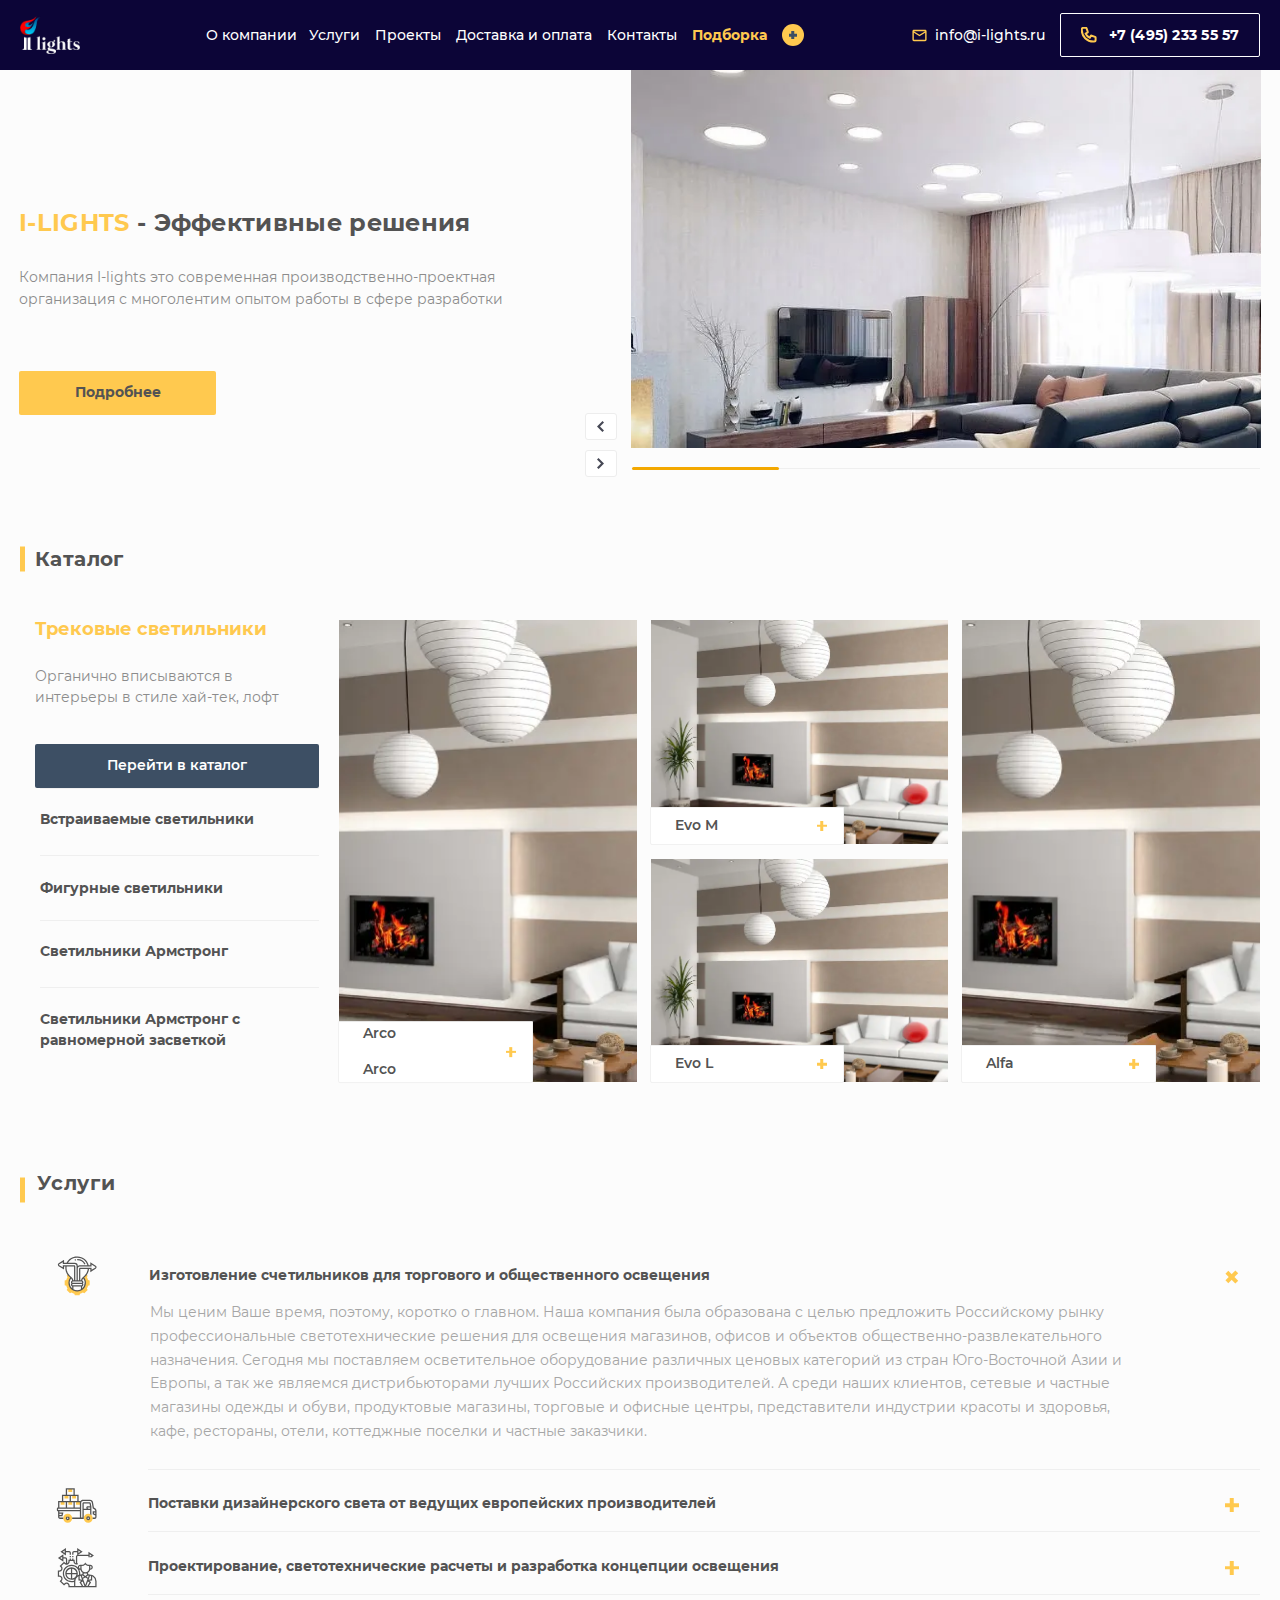
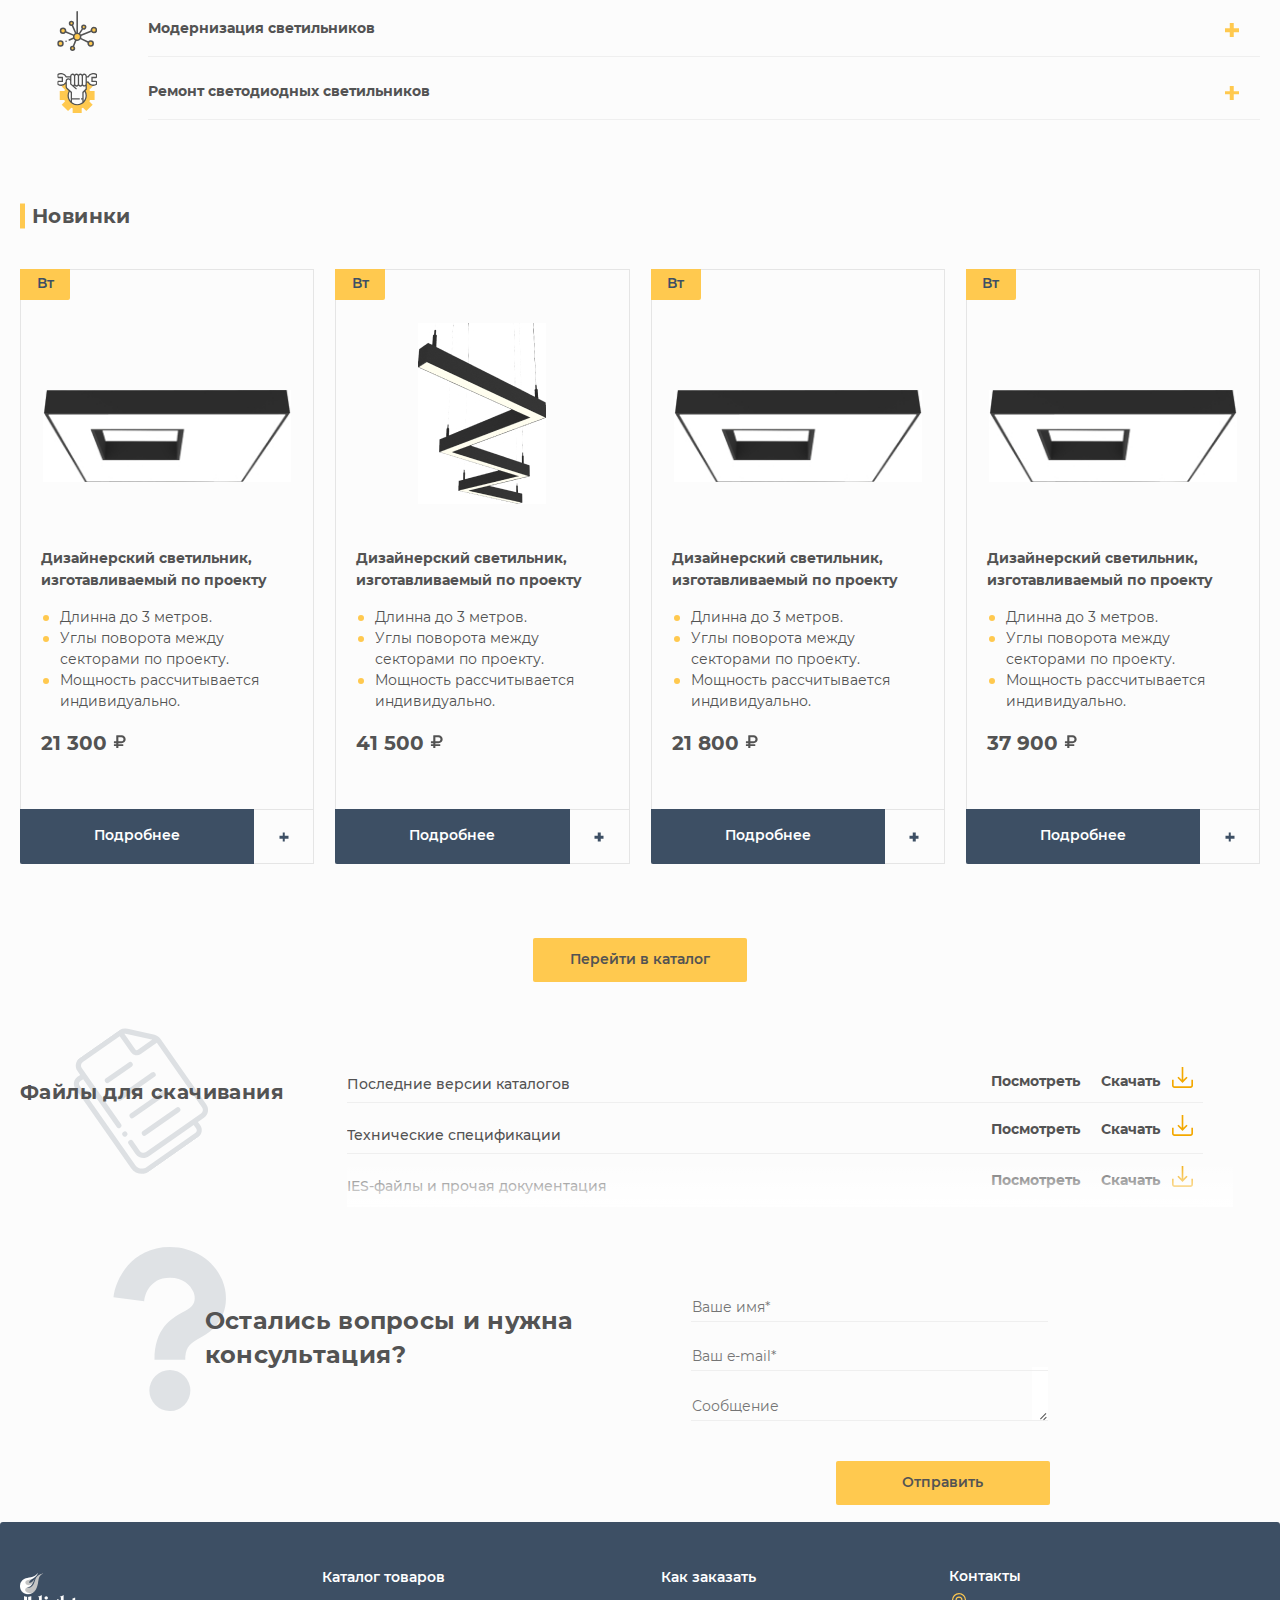
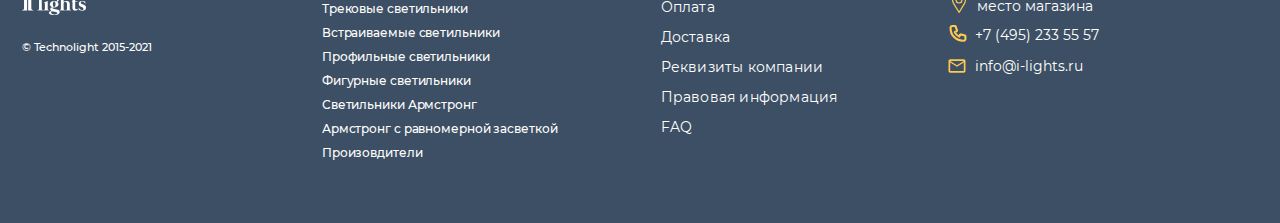
<file: index.html>
<!DOCTYPE html>
<html lang="ru">
<head>
  <meta charset="UTF-8">
  <meta name="viewport" content="width=device-width, initial-scale=1.0">
  <meta name="description" content="I-LIGHTS - Ваш надежный партнер в сфере коммерческого освещения с многолетним опытом. Мы предлагаем профессиональные светотехнические решения для магазинов, офисов и развлекательных объектов. От проектирования до поставки, I-LIGHTS обеспечивает качественное освещение из лучших мировых и Российских брендов, улучшая атмосферу рабочих, торговых и предназначенных для отдыха пространств.">
  <link href="/styles/styles.min.css" rel="stylesheet">
  <title>I-LIGHTS - Эффективные решения</title>
</head>
<body>  
  <header class="header">
    <div class="header__inner container">
      <a class="header__logo" href="#">
        <img class="logo" src="./images/logo.webp" 
          alt="Логотип сайта I-LIGHTS - Эффективные решения" width="75" 
            height="48">
      </a>
      <nav class="header__menu">
        <ul class="header__menu-list">
          <li class="header__menu-item">
            <a class="header__menu-link header__menu-link" 
              href="about-company.html">О&nbsp;компании</a>
          </li>
          <li class="header__menu-item">
            <a class="header__menu-link" href="#">Услуги</a>
          </li>
          <li class="header__menu-item">
            <a class="header__menu-link" href="#">Проекты</a>
          </li>
          <li class="header__menu-item">
            <a class="header__menu-link" href="#">Доставка и оплата</a>
          </li>
          <li class="header__menu-item">
            <a class="header__menu-link" href="#">Контакты</a>
          </li>
          <li class="header__menu-item link-icon">
            <a class="header__menu-link header__menu-link--big
              link-icon__inner" href="cart.html">
              <span class="link-icon__inner-label 
                link-icon__inner-label--light-yellow">
                Подборка
              </span>
              <span class="link-icon__inner-icon 
                link-icon__inner-icon--hover-bg cross-button">
                <span class="cross-icon cross-icon--very-little"></span>
              </span>
            </a>
          </li>
        </ul>  
      </nav>
      <address class="header__contacts">
        <ul class="header__contacts-list">
          <li class="header__contacts-item">
            <a class="header__email link-icon" 
              href="mailto:info@i-lights.ru">
              <div class="header__email-inner link-icon__inner">
                <svg class="link-icon__inner-icon" width="15" height="13" 
                  xmlns="http://www.w3.org/2000/svg">
                  <path fill-rule="evenodd" clip-rule="evenodd" d="M14.58 2.25c0-.78-.63-1.42-1.41-1.42H1.83C1.05.83.42 1.47.42 2.25v8.5c0 .78.63 1.42 1.41 1.42h11.34c.78 0 1.41-.64 1.41-1.42v-8.5Zm-1.41 0L7.5 5.79 1.83 2.25h11.34Zm0 8.5H1.83V3.67L7.5 7.2l5.67-3.54v7.08Z"/>                
                </svg>            
                <span class="link-icon__inner-label">info@i-lights.ru</span>   
              </div>
            </a>
          </li>
          <li class="header__contacts-item">
            <a class="header__tel link-icon button button--dark-blue
             button--little" href="tel:+74952335557">
              <div class="header__tel-inner link-icon__inner">
                <svg class="link-icon__inner-icon 
                  link-icon__inner-icon--stroke" width="16" height="16" 
                    xmlns="http://www.w3.org/2000/svg">
                    <g clip-path="url(#a)"><path d="M.8 2.33A1.53 1.53 0 0 1 2.33.8h2.52a.77.77 0 0 1 .72.52l1.15 3.45a.77.77 0 0 1-.38.93l-1.73.86a8.47 8.47 0 0 0 4.23 4.23l.86-1.73a.77.77 0 0 1 .93-.38l3.45 1.15a.77.77 0 0 1 .52.72v2.52a1.53 1.53 0 0 1-1.53 1.53h-.77A11.5 11.5 0 0 1 .8 3.1v-.77Z" stroke-width="2" stroke-linecap="round" stroke-linejoin="round"/></g><defs><clipPath id="a"><path d="M0 0h16v16H0z"/></clipPath></defs>
                </svg>
                <span class="link-icon__inner-label">
                  +7 (495) 233 55 57
                </span>
              </div>
            </a>
          </li>
        </ul>
      </address>
      <button class="header__burger-button burger-button reset-button 
        visible-tablet" type="button" onclick="mobileOverlay.showModal()">
        <span class="visually-hidden">Открыть навигационное меню</span>
      </button>
    </div>
  </header>
  <main class="content">
    <section class="slider">
      <div class="slider__inner container container--outline-mb">
        <div class="slider__list scrollbar">
          <div class="slider__item">
            <div class="slider__slide slider__slide--current-slide">
              <div class="slider__slide-content">
                <h1 class="slider__slide-heading">
                  <span class="slider__slide-heading-text 
                  slider__slide-heading-text--light-orange">
                    I-LIGHTS
                  </span>
                  <span class="slider__slide-heading-text"> 
                    - Эффективные решения
                </span>
                </h1>
                <div class="slider__slide-description fade">
                  <div class="slider__slide-description-inner scrollbar ">
                    <p>
                      Компания I-lights это современная 
                      производственно-проектная организация с многолентим опытом 
                      работы в сфере разработки 
                    </p>
                  </div>
                </div>
                <a class="slider__slide-link button button--light-orange
                  button--very-little" href="#">
                  Подробнее
                </a>
              </div>
              <figure class="slider__slide-media">
                <img class="slider__slide-image" 
                src="./images/slider/1.webp" alt="Комната с освещением от 
                компании I-lights" width="969" height="448">
              </figure>
            </div>
          </div>
          <div class="slider__item">
            <div class="slider__slide">
              <div class="slider__slide-content">
                <h2 class="slider__slide-heading h1">
                  <span class="slider__slide-heading--light-orange">
                    I-LIGHTS
                  </span> 
                  - Эффективные решения
                </h2>
                <div class="slider__slide-description fade">
                  <div class="slider__slide-description-inner scrollbar ">
                    <p>
                      Lorem ipsum dolor sit amet consectetur adipisicing elit. Consectetur deleniti fugiat blanditiis pariatur sint? Repellat velit aspernatur, nesciunt accusamus laboriosam recusandae, magnam suscipit inventore eaque iure facilis ut harum quod.
                    </p>
                    <p>
                      Компания I-lights это современная 
                      производственно-проектная организация с многолентим опытом 
                      работы в сфере разработки 
                    </p>
                    <p>
                      Компания I-lights это современная 
                      производственно-проектная организация с многолентим опытом 
                      работы в сфере разработки 
                    </p>
                    <p>
                      Компания I-lights это современная 
                      производственно-проектная организация с многолентим опытом 
                      работы в сфере разработки 
                    </p>
                    <p>
                      Компания I-lights это современная 
                      производственно-проектная организация с многолентим опытом 
                      работы в сфере разработки 
                    </p>
                  </div>
                </div>
                <a class="slider__slide-link button button--light-orange
                  button--very-little" href="#">
                  Подробнее
                </a>
              </div>
              <div class="slider__slide-media">
                <img class="slider__slide-image" 
                src="./images/slider/1.webp" alt="Комната с освещением от 
                компании I-lights" width="969" height="448" loading="lazy">
              </div>
            </div>
          </div>
          <div class="slider__item">
            <div class="slider__slide">
              <div class="slider__slide-content">
                <h2 class="slider__slide-heading h1">
                  <span class="slider__slide-heading--light-orange">
                    I-LIGHTS
                  </span> 
                  - Эффективные решения
                </h2>
                <div class="slider__slide-description fade">
                  <div class="slider__slide-description-inner scrollbar">
                    <p>
                      Компания I-lights это современная 
                      производственно-проектная организация с многолентим опытом 
                      работы в сфере разработки 
                    </p>
                    <p>
                      Компания I-lights это современная 
                      производственно-проектная организация с многолентим опытом 
                      работы в сфере разработки 
                    </p>
                    <p>
                      Компания I-lights это современная 
                      производственно-проектная организация с многолентим опытом 
                      работы в сфере разработки 
                    </p>
                    <p>
                      Компания I-lights это современная 
                      производственно-проектная организация с многолентим опытом 
                      работы в сфере разработки 
                    </p>
                    <p>
                      Компания I-lights это современная 
                      производственно-проектная организация с многолентим опытом 
                      работы в сфере разработки 
                    </p>
                  </div>
                </div>
                <a class="slider__slide-link button button--light-orange
                  button--very-little" href="#">
                  Подробнее
                </a>
              </div>
              <div class="slider__slide-media">
                <img class="slider__slide-image" 
                src="./images/slider/1.webp" alt="Комната с освещением от 
                компании I-lights" width="969" height="448" loading="lazy">
              </div>
            </div>
          </div>
          <div class="slider__item">
            <div class="slider__slide">
              <div class="slider__slide-content">
                <h2 class="slider__slide-heading h1">
                  <span class="slider__slide-heading--light-orange">
                    I-LIGHTS
                  </span> 
                  - Эффективные решения
                </h2>
                <div class="slider__slide-description fade">
                  <div class="slider__slide-description-inner scrollbar">
                    <p>
                      Компания I-lights это современная 
                      производственно-проектная организация с многолентим опытом 
                      работы в сфере разработки 
                    </p>
                    <p>
                      Компания I-lights это современная 
                      производственно-проектная организация с многолентим опытом 
                      работы в сфере разработки 
                    </p>
                    <p>
                      Компания I-lights это современная 
                      производственно-проектная организация с многолентим опытом 
                      работы в сфере разработки 
                    </p>
                    <p>
                      Компания I-lights это современная 
                      производственно-проектная организация с многолентим опытом 
                      работы в сфере разработки 
                    </p>
                    <p>
                      Компания I-lights это современная 
                      производственно-проектная организация с многолентим опытом 
                      работы в сфере разработки 
                    </p>
                  </div>
                </div>
                <a class="slider__slide-link button button--light-orange
                  button--very-little" href="#">
                  Подробнее
                </a>
              </div>
              <div class="slider__slide-media">
                <img class="slider__slide-image" 
                src="./images/slider/1.webp" alt="Комната с освещением от 
                компании I-lights" width="969" height="448" loading="lazy">
              </div>
            </div>
          </div>
        </div>
        <div class="slider__actions hidden-mobile">
          <button class="slider__button pagination-button shadow
          pagination-button--elongated reset-button" type="button">
            <span class="visually-hidden">Предыдущий слайд</span>
            <svg class="slider__button-icon pagination-button__icon" 
              width="7" height="11" fill="none" 
              xmlns="http://www.w3.org/2000/svg">
              <path fill-rule="evenodd" clip-rule="evenodd" d="M0 5.5 5.5 0 7 1.5l-4 4 4 4L5.4 11 0 5.5Z" fill="#fff"/>
            </svg>
          </button>
          <button class="slider__button pagination-button shadow
            pagination-button--elongated reset-button" type="button">
            <span class="visually-hidden">Следующий слайд</span>
            <svg class="slider__button-icon pagination-button__icon
            pagination-button__icon--to-right" 
              width="7" height="11" fill="none" 
              xmlns="http://www.w3.org/2000/svg">
              <path fill-rule="evenodd" clip-rule="evenodd" d="M0 5.5 5.5 0 7 1.5l-4 4 4 4L5.4 11 0 5.5Z" fill="#fff"/>
            </svg>
          </button>
        </div>
        <div class="slider__pagination hidden-mobile">
          <ul class="slider__pagination-list">
            <li class="slider__pagination-item">
              <button class="slider__pagination-button 
                slider__pagination-button--current-slide reset-button" 
                  type="button">
                <span class="visually-hidden">Первый слайд</span>
              </button>
            </li>
            <li class="slider__pagination-item">
              <button class="slider__pagination-button reset-button" 
                type="button">
                <span class="visually-hidden">Второй слайд</span>
              </button>
            </li>
            <li class="slider__pagination-item">
              <button class="slider__pagination-button reset-button" 
                type="button">
                <span class="visually-hidden">Третий слайд</span>
              </button>
            </li>
            <li class="slider__pagination-item">
              <button class="slider__pagination-button reset-button"
                type="button">
                <span class="visually-hidden">Четвёртый слайд</span>
              </button>
            </li>
          </ul>
        </div>
      </div>
    </section>
    <section class="section container catalog-inner">
      <header class="section__header catalog-inner__header">
        <h2 class="section__header-title section__header-title--little-lh 
          section__header-title--orange">
          Каталог
        </h2>
      </header>
      <div class="section__body section__body--with-margin">
        <div class="tabs-details">
            <div class="tabs-details__navigation">
              <ul class="tabs-details__navigation-list">
                <li class="tabs-details__navigation-item">
                  <details class="tabs-details__accordion hidden-tablet-s" open>
                     <summary class="tabs-details__accordion-header">
                        Трековые светильники 
                     </summary> 
                     <div class="tabs-details__accordion-body">
                      <div class="tabs-details__accordion-description">
                        <p>
                          Органично вписываются в интерьеры в стиле хай-тек,
                          лофт
                        </p> 
                      </div>
                    </div>
                    <a class="tabs-details__accordion-link button" href="#">
                      Перейти в каталог
                    </a>
                  </details>
                  <a class="tabs-details__navigation-link visible-tablet-s" 
                    href="#">
                    Трековые светильники
                  </a>
                </li>
                <li class="tabs-details__navigation-item">
                  <details class="tabs-details__accordion hidden-tablet-s">
                     <summary class="tabs-details__accordion-header">
                      Встраиваемые светильники
                     </summary> 
                     <div class="tabs-details__accordion-body">
                      <div class="tabs-details__accordion-description">
                        <p>
                          Органично вписываются в интерьеры в стиле хай-тек,
                          лофт
                        </p>
                        <p>
                          Органично вписываются в интерьеры в стиле хай-тек,
                          лофт
                        </p>  
                      </div>
                    </div>
                    <a class="tabs-details__accordion-link button" 
                      href="#">
                      Перейти в каталог
                    </a>
                  </details>
                  <a class="tabs-details__navigation-link visible-tablet-s" 
                    href="#">
                    Встраиваемые светильники
                  </a>
                </li>
                <li class="tabs-details__navigation-item">
                  <details class="tabs-details__accordion hidden-tablet-s">
                     <summary class="tabs-details__accordion-header">
                      Фигурные светильники
                     </summary> 
                     <div class="tabs-details__accordion-body">
                      <div class="tabs-details__accordion-description">
                        <p>
                          Органично вписываются в интерьеры в стиле хай-тек,
                          лофт
                        </p> 
                      </div>
                    </div>
                    <a class="tabs-details__accordion-link button" 
                      href="#">
                      Перейти в каталог
                    </a>
                  </details>
                  <a class="tabs-details__navigation-link visible-tablet-s" 
                    href="#">
                    Фигурные светильники
                  </a>
                </li>
                <li class="tabs-details__navigation-item">
                  <details class="tabs-details__accordion hidden-tablet-s">
                     <summary class="tabs-details__accordion-header">
                      Светильники Армстронг
                     </summary> 
                     <div class="tabs-details__accordion-body">
                      <div class="tabs-details__accordion-description">
                        <p>
                          Органично вписываются в интерьеры в стиле хай-тек,
                          лофт
                        </p> 
                      </div>
                    </div>
                    <a class="tabs-details__accordion-link button" 
                      href="#">
                      Перейти в каталог
                    </a>
                  </details>
                  <a class="tabs-details__navigation-link visible-tablet-s" 
                    href="#">
                    Светильники Армстронг
                  </a>
                </li>
                <li class="tabs-details__navigation-item">
                  <details class="tabs-details__accordion hidden-tablet-s">
                     <summary class="tabs-details__accordion-header">
                      Светильники Армстронг с равномерной засветкой
                     </summary> 
                     <div class="tabs-details__accordion-body">
                      <div class="tabs-details__accordion-description">
                        <p>
                          Органично вписываются в интерьеры в стиле хай-тек,
                          лофт
                        </p> 
                      </div>
                    </div>
                    <a class="tabs-details__accordion-link button" 
                      href="#">
                      Перейти в каталог
                    </a>
                  </details>
                  <a class="tabs-details__navigation-link visible-tablet-s" 
                    href="#">
                    Светильники Армстронг с равномерной засветкой
                  </a>
                </li>
              </ul>
            </div>
          
          <div class="tabs-details__content hidden-tablet-s">
            <ul class="tabs-details__content-list 
              tabs-details__content-list--current-list">
              <li class="tabs-details__content-item">
                <img class="tabs-details__content-image" 
                  src="./images/tabs/lamp.webp" alt="Светильник Arco" 
                    width="306" height="462" loading="lazy">
                <a class="tabs-details__content-link shadow" href="#">
                  <div class="tabs-details__content-link-inner">
                    <div class="tabs-details__content-link-description">
                      <p>
                        Arco
                      </p>
                      <p>
                        Arco
                      </p>
                    </div>
                    <p class="tabs-details__content-link-icon cross-icon
                      cross-icon--little">
                    </p>
                  </div>
                </a>
              </li>
              <li class="tabs-details__content-item">
                <img class="tabs-details__content-image" 
                  src="./images/tabs/lamp.webp" alt="Светильник Evo M" 
                    width="306" height="220" loading="lazy">
                  <a class="tabs-details__content-link shadow" href="#">
                    <div class="tabs-details__content-link-inner">
                      <div class="tabs-details__content-link-description">
                        <p>
                          Evo M
                        </p>
                      </div>
                      <p class="tabs-details__content-link-icon cross-icon
                        cross-icon--little">
                      </p>
                    </div>
                  </a>
              </li>
              <li class="tabs-details__content-item">
                <img class="tabs-details__content-image" 
                  src="./images/tabs/lamp.webp" alt="Светильник Evo L" 
                    width="306" height="220" loading="lazy">
                  <a class="tabs-details__content-link shadow" href="#">
                    <div class="tabs-details__content-link-inner">
                      <div class="tabs-details__content-link-description">
                        <p>
                          Evo L
                        </p>
                      </div>
                      <p class="tabs-details__content-link-icon cross-icon
                       cross-icon--little">
                      </p>
                    </div>
                  </a>
              </li>
              <li class="tabs-details__content-item">
                <img class="tabs-details__content-image" 
                  src="./images/tabs/lamp.webp" alt="Светильник Alfa" 
                    width="306" height="462" loading="lazy">
                  <a class="tabs-details__content-link shadow" href="#">
                    <div class="tabs-details__content-link-inner">
                      <div class="tabs-details__content-link-description">
                        <p>
                          Alfa
                        </p>
                      </div>
                      <p class="tabs-details__content-link-icon cross-icon
                        cross-icon--little">
                      </p>
                    </div>
                  </a>
              </li>
            </ul>
          </div>
        </div>
      </div>
    </section>
    <section class="section container services">
      <header class="section__header services__header">
        <h2 class="section__header-title section__header-title--little-lh 
         section__header-title--orange services__header-title">
          Услуги
        </h2>
      </header>
      <div class="section__body">
        <ul class="services__list">
          <li class="services__item">
            <h3 class="services__title visible-tablet-s">
              Изготовление счетильников для торгового и общественного
              освещения
            </h3>
            <details class="services__accordion hidden-tablet-s" open>
              <summary class="services__accordion-header">
                <h3 class="services__accordion-title">
                  Изготовление счетильников для торгового и общественного
                  освещения
                </h3>
                <span class="services__accordion-indicator cross-icon 
                  cross-icon--big hidden-tablet-s"></span>
              </summary>
              <div class="services__accordion-body">
                <div class="services__accordion-description">
                  <p>
                    Мы ценим Ваше время, поэтому, коротко о главном. Наша 
                    компания была образована с целью предложить Российскому 
                    рынку профессиональные светотехнические решения для 
                    освещения магазинов, офисов и объектов 
                    общественно-развлекательного назначения. Сегодня мы 
                    поставляем осветительное оборудование различных ценовых 
                    категорий из стран Юго-Восточной Азии и Европы, а так же 
                    являемся дистрибьюторами лучших Российских производителей. А 
                    среди наших клиентов, сетевые и частные магазины одежды и 
                    обуви, продуктовые магазины, торговые и офисные центры, 
                    представители индустрии красоты и здоровья, кафе, рестораны,
                    отели, коттеджные поселки и частные заказчики.
                  </p>
                </div>
              </div>
            </details>
          </li>
          <li class="services__item">
            <h3 class="services__title visible-tablet-s">
              Поставки дизайнерского света от ведущих европейских
              производителей
            </h3>
            <details class="services__accordion hidden-tablet-s">
              <summary class="services__accordion-header">
                <h3 class="services__accordion-title">
                  Поставки дизайнерского света от ведущих европейских
                  производителей
                </h3>
                <span class="services__accordion-indicator cross-icon 
                  cross-icon--big hidden-tablet-s"></span>
              </summary>
              <div class="services__accordion-body">
                <div class="services__accordion-description">
                  <p>
                    Мы ценим Ваше время, поэтому, коротко о главном. Наша 
                    компания была образована с целью предложить Российскому 
                    рынку профессиональные светотехнические решения для 
                    освещения магазинов, офисов и объектов 
                    общественно-развлекательного назначения. Сегодня мы 
                    поставляем осветительное оборудование различных ценовых 
                    категорий из стран Юго-Восточной Азии и Европы, а так же 
                    являемся дистрибьюторами лучших Российских производителей. А 
                    среди наших клиентов, сетевые и частные магазины одежды и 
                    обуви, продуктовые магазины, торговые и офисные центры, 
                    представители индустрии красоты и здоровья, кафе, рестораны,
                    отели, коттеджные поселки и частные заказчики.
                  </p>
                  <p>
                    Мы ценим Ваше время, поэтому, коротко о главном. Наша 
                    компания была образована с целью предложить Российскому 
                    рынку профессиональные светотехнические решения для 
                    освещения магазинов, офисов и объектов 
                    общественно-развлекательного назначения. Сегодня мы 
                    поставляем осветительное оборудование различных ценовых 
                    категорий из стран Юго-Восточной Азии и Европы, а так же 
                    являемся дистрибьюторами лучших Российских производителей. А 
                    среди наших клиентов, сетевые и частные магазины одежды и 
                    обуви, продуктовые магазины, торговые и офисные центры, 
                    представители индустрии красоты и здоровья, кафе, рестораны,
                    отели, коттеджные поселки и частные заказчики.
                  </p>
                </div>
              </div>
            </details>
          </li>
          <li class="services__item">
            <h3 class="services__title visible-tablet-s">
              Проектирование, светотехнические расчеты и разработка 
              концепции освещения
            </h3>
            <details class="services__accordion hidden-tablet-s">
              <summary class="services__accordion-header">
                <h3 class="services__accordion-title">
                  Проектирование, светотехнические расчеты и разработка 
                  концепции освещения
                </h3>
                <span class="services__accordion-indicator cross-icon 
                  cross-icon--big hidden-tablet-s"></span>
              </summary>
              <div class="services__accordion-body">
                <div class="services__accordion-description">
                  <p>
                    Мы ценим Ваше время, поэтому, коротко о главном. Наша 
                    компания была образована с целью предложить Российскому 
                    рынку профессиональные светотехнические решения для 
                    освещения магазинов, офисов и объектов 
                    общественно-развлекательного назначения. Сегодня мы 
                    поставляем осветительное оборудование различных ценовых 
                    категорий из стран Юго-Восточной Азии и Европы, а так же 
                    являемся дистрибьюторами лучших Российских производителей. А 
                    среди наших клиентов, сетевые и частные магазины одежды и 
                    обуви, продуктовые магазины, торговые и офисные центры, 
                    представители индустрии красоты и здоровья, кафе, рестораны,
                    отели, коттеджные поселки и частные заказчики.
                  </p>
                </div>
              </div>
            </details>
          </li>
          <li class="services__item">
            <h3 class="services__title visible-tablet-s">
              Модернизация светильников
            </h3>
            <details class="services__accordion hidden-tablet-s">
              <summary class="services__accordion-header">
                <h3 class="services__accordion-title">
                  Модернизация светильников
                </h3>
                <span class="services__accordion-indicator cross-icon 
                  cross-icon--big hidden-tablet-s"></span>
              </summary>
              <div class="services__accordion-body">
                <div class="services__accordion-description">
                  <p>
                    Мы ценим Ваше время, поэтому, коротко о главном. Наша 
                    компания была образована с целью предложить Российскому 
                    рынку профессиональные светотехнические решения для 
                    освещения магазинов, офисов и объектов 
                    общественно-развлекательного назначения. Сегодня мы 
                    поставляем осветительное оборудование различных ценовых 
                    категорий из стран Юго-Восточной Азии и Европы, а так же 
                    являемся дистрибьюторами лучших Российских производителей. А 
                    среди наших клиентов, сетевые и частные магазины одежды и 
                    обуви, продуктовые магазины, торговые и офисные центры, 
                    представители индустрии красоты и здоровья, кафе, рестораны,
                    отели, коттеджные поселки и частные заказчики.
                  </p>
                </div>
              </div>
            </details>
          </li>
          <li class="services__item">
            <h3 class="services__title visible-tablet-s">
              Ремонт светодиодных светильников
            </h3>
            <details class="services__accordion hidden-tablet-s">
              <summary class="services__accordion-header">
                <h3 class="services__accordion-title">
                  Ремонт светодиодных светильников
                </h3>
                <span class="services__accordion-indicator cross-icon 
                  cross-icon--big hidden-tablet-s"></span>
              </summary>
              <div class="services__accordion-body">
                <div class="services__accordion-description">
                  <p>
                    Мы ценим Ваше время, поэтому, коротко о главном. Наша 
                    компания была образована с целью предложить Российскому 
                    рынку профессиональные светотехнические решения для 
                    освещения магазинов, офисов и объектов 
                    общественно-развлекательного назначения. Сегодня мы 
                    поставляем осветительное оборудование различных ценовых 
                    категорий из стран Юго-Восточной Азии и Европы, а так же 
                    являемся дистрибьюторами лучших Российских производителей. А 
                    среди наших клиентов, сетевые и частные магазины одежды и 
                    обуви, продуктовые магазины, торговые и офисные центры, 
                    представители индустрии красоты и здоровья, кафе, рестораны,
                    отели, коттеджные поселки и частные заказчики.
                  </p>
                </div>
              </div>
            </details>
          </li>
        </ul>
      </div>
    </section>
    <section class="section container new-items">
      <header class="section__header new-items__header">
        <h2 class="section__header-title section__header-title--orange
          section__header-title--little-lh new-items__header-title">
          Новинки
        </h2>
      </header>
      <div class="section__body new-items__body">
        <ul class="new-items__list grid grid--4">
          <li class="new-items__item">
            <article class="product-card product-card--wide-image">
              <div class="product-card__header">
                <p class="product-card__header-watts">
                  Вт
                </p>
                <img class="product-card__header-image" alt="Дизайнерский
                  светильник" src="images/new-items/1.webp" width="256" 
                    height="96" loading="lazy">
              </div>
              <div class="product-card__body">
                <h3 class="product-card__body-title h4">
                  Дизайнерский светильник, изготавливаемый по проекту
                </h3>
                <ul class="product-card__body-list hidden-tablet-s">
                  <li class="product-card__body-item">
                    Длинна до 3 метров.
                  </li>
                  <li class="product-card__body-item">
                    Углы поворота между секторами по проекту.
                  </li>
                  <li class="product-card__body-item">
                    Мощность рассчитывается индивидуально.
                  </li>
                </ul>
                <p class="product-card__body-price">
                  21 300
                  <svg class="product-card__body-price-currency" width="13" 
                    height="14" viewBox="0 0 13 14" fill="none" xmlns="http://www.w3.org/2000/svg">
                    <path d="M1.2 11.03h2.06v1.74a.28.28 0 0 0 .3.3h1.52a.3.3 0 0 0 .21-.09.27.27 0 0 0 .09-.2v-1.75H10c.09 0 .16-.02.21-.08a.28.28 0 0 0 .08-.2V9.57a.28.28 0 0 0-.29-.29H5.38V8.22H8.5c1.22 0 2.22-.37 3-1.1a3.76 3.76 0 0 0 1.15-2.86c0-1.16-.39-2.11-1.16-2.85a4.17 4.17 0 0 0-3-1.1H3.56a.29.29 0 0 0-.2.08.28.28 0 0 0-.1.2v5.7H1.2a.28.28 0 0 0-.2.09.28.28 0 0 0-.09.2v1.35a.28.28 0 0 0 .3.3h2.05v1.06H1.2a.28.28 0 0 0-.3.29v1.16a.28.28 0 0 0 .3.3Zm4.18-8.8H8.3c.65 0 1.17.2 1.57.57.4.37.6.86.6 1.46s-.2 1.1-.6 1.47c-.4.38-.92.56-1.57.56H5.38V2.23Z" fill="#535353"/>
                  </svg>                     
                </p>
              </div>
              <div class="product-card__footer">
                <a class="product-card__footer-link button" href="#">
                  Подробнее
                </a>
                <form class="product-card__footer-form" method="" action="">
                  <button class="product-card__footer-button reset-button" 
                    type="submit">
                    <span class="visually-hidden">
                      Добавить в подборку
                    </span>
                    <span class="product-card__footer-button-icon cross-icon">
                    </span>
                  </button>
                </form>
              </div>
            </article>
          </li>
          <li class="new-items__item">
            <article class="product-card">
              <div class="product-card__header">
                <p class="product-card__header-watts">
                  Вт
                </p>
                <img class="product-card__header-image" alt="Дизайнерский
                  светильник" src="images/new-items/2.webp" width="128" 
                    height="181" loading="lazy">
              </div>
              <div class="product-card__body">
                <h3 class="product-card__body-title h4">
                  Дизайнерский светильник, изготавливаемый по проекту
                </h3>
                <ul class="product-card__body-list hidden-tablet-s">
                  <li class="product-card__body-item">
                    Длинна до 3 метров.
                  </li>
                  <li class="product-card__body-item">
                    Углы поворота между секторами по проекту.
                  </li>
                  <li class="product-card__body-item">
                    Мощность рассчитывается индивидуально.
                  </li>
                </ul>
                <p class="product-card__body-price">
                  41 500
                  <svg class="product-card__body-price-currency" width="13" 
                    height="14" viewBox="0 0 13 14" fill="none" xmlns="http://www.w3.org/2000/svg">
                    <path d="M1.2 11.03h2.06v1.74a.28.28 0 0 0 .3.3h1.52a.3.3 0 0 0 .21-.09.27.27 0 0 0 .09-.2v-1.75H10c.09 0 .16-.02.21-.08a.28.28 0 0 0 .08-.2V9.57a.28.28 0 0 0-.29-.29H5.38V8.22H8.5c1.22 0 2.22-.37 3-1.1a3.76 3.76 0 0 0 1.15-2.86c0-1.16-.39-2.11-1.16-2.85a4.17 4.17 0 0 0-3-1.1H3.56a.29.29 0 0 0-.2.08.28.28 0 0 0-.1.2v5.7H1.2a.28.28 0 0 0-.2.09.28.28 0 0 0-.09.2v1.35a.28.28 0 0 0 .3.3h2.05v1.06H1.2a.28.28 0 0 0-.3.29v1.16a.28.28 0 0 0 .3.3Zm4.18-8.8H8.3c.65 0 1.17.2 1.57.57.4.37.6.86.6 1.46s-.2 1.1-.6 1.47c-.4.38-.92.56-1.57.56H5.38V2.23Z" fill="#535353"/>
                  </svg>                
                </p>
              </div>
              <div class="product-card__footer">
                <a class="product-card__footer-link button" href="#">
                  Подробнее
                </a>
                <form class="product-card__footer-form" method="" action="">
                  <button class="product-card__footer-button reset-button" 
                    type="submit">
                    <span class="visually-hidden">
                      Добавить в подборку
                    </span>
                    <span class="product-card__footer-button-icon cross-icon">
                    </span>
                  </button>
                </form>
              </div>
            </article>
          </li>
          <li class="new-items__item">
            <article class="product-card product-card--wide-image">
              <div class="product-card__header">
                <p class="product-card__header-watts">
                  Вт
                </p>
                <img class="product-card__header-image" alt="Дизайнерский
                  светильник" src="images/new-items/1.webp" width="256" 
                    height="96" loading="lazy">
              </div>
              <div class="product-card__body">
                <h3 class="product-card__body-title h4">
                  Дизайнерский светильник, изготавливаемый по проекту
                </h3>
                <ul class="product-card__body-list hidden-tablet-s">
                  <li class="product-card__body-item">
                    Длинна до 3 метров.
                  </li>
                  <li class="product-card__body-item">
                    Углы поворота между секторами по проекту.
                  </li>
                  <li class="product-card__body-item">
                    Мощность рассчитывается индивидуально.
                  </li>
                </ul>
                <p class="product-card__body-price">
                  21 800
                  <svg class="product-card__body-price-currency" width="13" 
                    height="14" viewBox="0 0 13 14" fill="none" xmlns="http://www.w3.org/2000/svg">
                    <path d="M1.2 11.03h2.06v1.74a.28.28 0 0 0 .3.3h1.52a.3.3 0 0 0 .21-.09.27.27 0 0 0 .09-.2v-1.75H10c.09 0 .16-.02.21-.08a.28.28 0 0 0 .08-.2V9.57a.28.28 0 0 0-.29-.29H5.38V8.22H8.5c1.22 0 2.22-.37 3-1.1a3.76 3.76 0 0 0 1.15-2.86c0-1.16-.39-2.11-1.16-2.85a4.17 4.17 0 0 0-3-1.1H3.56a.29.29 0 0 0-.2.08.28.28 0 0 0-.1.2v5.7H1.2a.28.28 0 0 0-.2.09.28.28 0 0 0-.09.2v1.35a.28.28 0 0 0 .3.3h2.05v1.06H1.2a.28.28 0 0 0-.3.29v1.16a.28.28 0 0 0 .3.3Zm4.18-8.8H8.3c.65 0 1.17.2 1.57.57.4.37.6.86.6 1.46s-.2 1.1-.6 1.47c-.4.38-.92.56-1.57.56H5.38V2.23Z" fill="#535353"/>
                  </svg>                     
                </p>
              </div>
              <div class="product-card__footer">
                <a class="product-card__footer-link button" href="#">
                  Подробнее
                </a>
                <form class="product-card__footer-form" method="" action="">
                  <button class="product-card__footer-button reset-button" 
                    type="submit">
                    <span class="visually-hidden">
                      Добавить в подборку
                    </span>
                    <span class="product-card__footer-button-icon cross-icon">
                    </span>
                  </button>
                </form>
              </div>
            </article>
          </li>
          <li class="new-items__item">
            <article class="product-card product-card--wide-image">
              <div class="product-card__header">
                <p class="product-card__header-watts">
                  Вт
                </p>
                <img class="product-card__header-image" alt="Дизайнерский
                  светильник" src="images/new-items/1.webp" width="256" 
                    height="96" loading="lazy">
              </div>
              <div class="product-card__body">
                <h3 class="product-card__body-title h4">
                  Дизайнерский светильник, изготавливаемый по проекту
                </h3>
                <ul class="product-card__body-list hidden-tablet-s">
                  <li class="product-card__body-item">
                    Длинна до 3 метров.
                  </li>
                  <li class="product-card__body-item">
                    Углы поворота между секторами по проекту.
                  </li>
                  <li class="product-card__body-item">
                    Мощность рассчитывается индивидуально.
                  </li>
                </ul>
                <p class="product-card__body-price">
                  37 900
                  <svg class="product-card__body-price-currency" width="13" 
                    height="14" viewBox="0 0 13 14" fill="none" xmlns="http://www.w3.org/2000/svg">
                    <path d="M1.2 11.03h2.06v1.74a.28.28 0 0 0 .3.3h1.52a.3.3 0 0 0 .21-.09.27.27 0 0 0 .09-.2v-1.75H10c.09 0 .16-.02.21-.08a.28.28 0 0 0 .08-.2V9.57a.28.28 0 0 0-.29-.29H5.38V8.22H8.5c1.22 0 2.22-.37 3-1.1a3.76 3.76 0 0 0 1.15-2.86c0-1.16-.39-2.11-1.16-2.85a4.17 4.17 0 0 0-3-1.1H3.56a.29.29 0 0 0-.2.08.28.28 0 0 0-.1.2v5.7H1.2a.28.28 0 0 0-.2.09.28.28 0 0 0-.09.2v1.35a.28.28 0 0 0 .3.3h2.05v1.06H1.2a.28.28 0 0 0-.3.29v1.16a.28.28 0 0 0 .3.3Zm4.18-8.8H8.3c.65 0 1.17.2 1.57.57.4.37.6.86.6 1.46s-.2 1.1-.6 1.47c-.4.38-.92.56-1.57.56H5.38V2.23Z" fill="#535353"/>
                  </svg>                    
                </p>
              </div>
              <div class="product-card__footer">
                <a class="product-card__footer-link button" href="#">
                  Подробнее
                </a>
                <form class="product-card__footer-form" method="" action="">
                  <button class="product-card__footer-button reset-button" 
                    type="submit">
                    <span class="visually-hidden">
                      Добавить в подборку
                    </span>
                    <span class="product-card__footer-button-icon cross-icon">
                    </span>
                  </button>
                </form>
              </div>
            </article>
          </li>
        </ul>
      </div>
      <a class="new-items__link button button--little button--light-orange" 
        href="catalog.html">
        Перейти в каталог
      </a>
    </section>
    <section class="section container container--outline-mb files">
      <header class="section__header files__header">
        <h2 class="section__header-title files__header-title">
          Файлы для скачивания
        </h2>
      </header>
      <div class="section__body fade fade--little fade--mobile-hidden
        files__body">
        <ul class="files__list scrollbar">
          <li class="files__item">
            <div class="files__item-desktop hidden-tablet-s"> 
              <p class="files__name">
                Последние версии каталогов
              </p>
              <div class="files__actions">
                <a class="files__actions-link" href="#">
                  Посмотреть
                </a>
                <a class="files__actions-download" href="#" download>
                  Скачать
                  <span class="files__download-icon download-icon"></span>
                </a>
              </div>
            </div>
            <div class="files__item-tablet visible-tablet-s">
              <a class="files__name-link" href="#" download>
                Последние версии каталогов
                <span class="files__download-icon download-icon"></span>
              </a>
            </div>
          </li>
          <li class="files__item">
            <div class="files__item-desktop hidden-tablet-s"> 
              <p class="files__name">
                Технические спецификации
              </p>
              <div class="files__actions">
                <a class="files__actions-link" href="#">
                  Посмотреть
                </a>
                <a class="files__actions-download" href="#" download>
                  Скачать
                  <span class="files__download-icon download-icon"></span>
                </a>
              </div>
            </div>
            <div class="files__item-tablet visible-tablet-s">
              <a class="files__name-link" href="#" download>
                Технические спецификации
                <span class="files__download-icon download-icon"></span>
              </a>
            </div>
          </li>
          <li class="files__item">
            <div class="files__item-desktop hidden-tablet-s"> 
              <p class="files__name">
                IES-файлы и прочая документация
              </p>
              <div class="files__actions">
                <a class="files__actions-link" href="#">
                  Посмотреть
                </a>
                <a class="files__actions-download" href="#" download>
                  Скачать
                  <span class="files__download-icon download-icon"></span>
                </a>
              </div>
            </div>
            <div class="files__item-tablet visible-tablet-s">
              <a class="files__name-link" href="#" download>
                IES-файлы и прочая документация
                <span class="files__download-icon download-icon"></span>
              </a>
            </div>
          </li>
          <li class="files__item hidden-mobile">
            <div class="files__item-desktop hidden-tablet-s"> 
              <p class="files__name">
                IES-файлы и прочая документация
              </p>
              <div class="files__actions">
                <a class="files__actions-link" href="#">
                  Посмотреть
                </a>
                <a class="files__actions-download" href="#" download>
                  Скачать
                  <span class="files__download-icon download-icon"></span>
                </a>
              </div>
            </div>
            <div class="files__item-tablet visible-tablet-s">
              <a class="files__name-link" href="#" download>
                IES-файлы и прочая документация
                <span class="files__download-icon download-icon"></span>
              </a>
            </div>
          </li>
          <li class="files__item hidden-mobile">
            <div class="files__item-desktop hidden-tablet-s"> 
              <p class="files__name">
                IES-файлы и прочая документация
              </p>
              <div class="files__actions">
                <a class="files__actions-link" href="#">
                  Посмотреть
                </a>
                <a class="files__actions-download" href="#" download>
                  Скачать
                  <span class="files__download-icon download-icon"></span>
                </a>
              </div>
            </div>
            <div class="files__item-tablet visible-tablet-s">
              <a class="files__name-link" href="#" download>
                IES-файлы и прочая документация
                <span class="files__download-icon download-icon"></span>
              </a>
            </div>
          </li>
        </ul>
      </div>
    </section>
    <section class="section container feedback">
      <header class="section__header">
        <h2 class="section__header-title visually-hidden">
          Обратная связь
        </h2>
      </header>
      <div class="feedback__body">
        <p class="feedback__description">
          Остались вопросы и нужна консультация?
        </p>
        <form class="feedback__form" method="" action="">
          <input class="feedback__form-input input-text input-text--big-z-index 
            reset-input-text" name="name" 
            placeholder="Ваше имя*" required>
          <input class="feedback__form-input input-text input-text--big-z-index 
            reset-input-text" name="email" 
            placeholder="Ваш e-mail*" type="email" required>
          <div class="feedback__textarea-wrapper">
            <textarea class="feedback__textarea input-text input-text--textarea 
              reset-input-text" name="message" 
            placeholder="Сообщение" required></textarea>
          </div>
          <button class="feedback__form-button button button--light-orange 
            button--little  reset-button" type="submit">
            Отправить
          </button>
        </form>
      </div>
    </section>
  </main>
  <footer class="footer">
    <div class="footer__inner container"> 
      <a class="footer__logo" href="index.html">
        <img class="logo footer__logo-image" src="./images/logo-white.webp" 
          alt="Логотип сайта I-LIGHTS - Эффективные решения" width="66" 
            height="42" loading="lazy">
      </a>
      <p class="footer__copyright">
        <span>©&nbsp;Technolight </span><!--
        --><time datetime="2015-01-01">2015</time><!--
        --><span>-</span><!--
        --><time datetime="2021-12-31">2021</time>
      </p>
      <dl class="footer__navigation">
        <div class="footer__navigation-block footer__catalog"> 
          <dt class="footer__navigation-title footer__catalog-title">
            <a class="footer__navigation-link" href="catalog.html">
              Каталог товаров
            </a>
          </dt>
          <dd class="footer__navigation-description 
            footer__catalog-description">
            <ul class="footer__navigation-list footer__catalog-list">
              <li class="footer__navigation-item">
                <a class="footer__navigation-link" href="#">
                  Трековые светильники
                </a>
              </li>
              <li class="footer__navigation-item">
                <a class="footer__navigation-link" href="#">
                  Встраиваемые светильники
                </a>
              </li>
              <li class="footer__navigation-item">
                <a class="footer__navigation-link" href="#">
                  Профильные светильники
                </a>
              </li>
              <li class="footer__navigation-item">
                <a class="footer__navigation-link" href="#">
                  Фигурные светильники
                </a>
              </li>
              <li class="footer__navigation-item">
                <a class="footer__navigation-link" href="#">
                  Светильники Армстронг
                </a>
              </li>
              <li class="footer__navigation-item">
                <a class="footer__navigation-link" href="#">
                  Армстронг с равномерной засветкой
                </a>
              </li>
              <li class="footer__navigation-item">
                <a class="footer__navigation-link" href="#">
                  Произовдители
                </a>
              </li>
            </ul>
          </dd>
        </div>
        <div class="footer__navigation-block footer__ordering"> 
          <dt class="footer__navigation-title footer__ordering-title">
            <a class="footer__navigation-link" href="#">
              Как заказать
            </a>
          </dt>
          <dd class="footer__navigation-description 
            footer__navigation-description">
            <ul class="footer__navigation-list footer__ordering-list">
              <li class="footer__navigation-item">
                <a class="footer__navigation-link" href="#">
                  Оплата
                </a>
              </li>
              <li class="footer__navigation-item">
                <a class="footer__navigation-link" href="#">
                  Доставка
                </a>
              </li>
              <li class="footer__navigation-item">
                <a class="footer__navigation-link" href="#">
                  Реквизиты компании
                </a>
              </li>
              <li class="footer__navigation-item">
                <a class="footer__navigation-link" href="#">
                  Правовая информация
                </a>
              </li>
              <li class="footer__navigation-item">
                <a class="footer__navigation-link" href="#">
                  FAQ
                </a>
              </li>
            </ul>
          </dd>
        </div>
        <div class="footer__navigation-block footer__contacts"> 
          <dt class="footer__navigation-title footer__contacts-title">
            <a class="footer__navigation-link" href="#">
              Контакты
            </a>
          </dt>
          <dd class="footer__navigation-description 
            footer__contacts-description">
            <address class="footer__address">
              <ul class="footer__navigation-list footer__contacts-list">
                <li class="footer__navigation-item">
                  <a class="footer__address-link footer__address-link--place
                    link-icon" href="#">
                    <div class="link-icon__inner"> 
                      <svg class="footer__address-icon 
                        footer__address-icon--place link-icon__inner-icon  
                          link-icon__inner-icon--light-orange" width="20" 
                            height="20" xmlns="http://www.w3.org/2000/svg">
                          <path d="M10 0a7.04 7.04 0 0 0-7.031 7.031c0 1.31.363 2.589 1.05 3.698l5.58 8.994a.586.586 0 0 0 .499.277h.004a.586.586 0 0 0 .498-.285l5.44-9.081a7.023 7.023 0 0 0 .991-3.603A7.04 7.04 0 0 0 10 0Zm5.034 10.032-4.945 8.256-5.075-8.177a5.852 5.852 0 0 1-.881-3.08A5.88 5.88 0 0 1 10 1.164c3.23 0 5.863 2.636 5.863 5.867 0 1.06-.29 2.097-.83 3.001Z" fill="#F3A800"/><path d="M10 3.516A3.52 3.52 0 0 0 6.484 7.03 3.511 3.511 0 0 0 10 10.547a3.509 3.509 0 0 0 3.516-3.516A3.52 3.52 0 0 0 10 3.516Zm0 5.867A2.353 2.353 0 0 1 7.648 7.03 2.36 2.36 0 0 1 10 4.68a2.357 2.357 0 0 1 2.348 2.351A2.349 2.349 0 0 1 10 9.383Z"/>
                      </svg>
                      <span class="link-icon__inner-label">
                        Место магазина 
                      </span>
                    </div>
                  </a>
                </li>
                <li class="footer__navigation-item">
                  <a class="footer__address-link footer__address-link--tel 
                    link-icon" href="tel:+74952335557">
                    <div class="link-icon__inner"> 
                      <svg class="link-icon__inner-icon footer__address-icon
                        footer__address-icon--tel link-icon__inner-icon--stroke 
                          link-icon__inner-icon--light-orange" width="18" 
                            height="18" viewBox="0 0 16 17" xmlns="http://www.w3.org/2000/svg">
                        <path d="M1 3.43975C1 3.03091 1.16389 2.6388 1.45561 2.34971C1.74733 2.0606 2.143 1.89819 2.55556 1.89819H5.10667C5.26984 1.89831 5.42884 1.94929 5.56117 2.04391C5.69349 2.13852 5.79244 2.27199 5.844 2.42541L7.00911 5.88852C7.06814 6.06452 7.06116 6.25571 6.98944 6.42702C6.91773 6.59833 6.78608 6.73827 6.61867 6.82116L4.86322 7.69214C5.72369 9.57942 7.24902 11.091 9.15344 11.9438L10.0323 10.2041C10.116 10.0382 10.2572 9.90773 10.4301 9.83663C10.6029 9.76561 10.7959 9.75869 10.9734 9.81716L14.468 10.9718C14.6229 11.023 14.7577 11.1211 14.8532 11.2524C14.9487 11.3837 15 11.5414 15 11.7033V14.2306C15 14.6395 14.8361 15.0316 14.5444 15.3207C14.2527 15.6098 13.857 15.7722 13.4444 15.7722H12.6667C6.22356 15.7722 1 10.5956 1 4.21053V3.43975Z" stroke="#F3A800" stroke-width="2" stroke-linecap="round" stroke-linejoin="round" />
                      </svg> 
                      <span class="link-icon__inner-label">
                        +7 (495) 233 55 57
                      </span>
                    </div>
                  </a>
                </li>
                <li class="footer__navigation-item">
                  <a class="footer__address-link footer__address-link--mail
                    link-icon" href="mailto:info@i-lights.ru">
                    <div class="link-icon__inner">
                      <svg class="link-icon__inner-icon footer__address-icon
                        footer__address-icon--mail" viewBox="0 0 15 13" 
                          width="18" height="16" 
                            xmlns="http://www.w3.org/2000/svg">
                        <path fill-rule="evenodd" clip-rule="evenodd" d="M14.58 2.25c0-.78-.63-1.42-1.41-1.42H1.83C1.05.83.42 1.47.42 2.25v8.5c0 .78.63 1.42 1.41 1.42h11.34c.78 0 1.41-.64 1.41-1.42v-8.5Zm-1.41 0L7.5 5.79 1.83 2.25h11.34Zm0 8.5H1.83V3.67L7.5 7.2l5.67-3.54v7.08Z"/>
                      </svg> 
                      <span class="link-icon__inner-label">
                        info@i-lights.ru
                      </span> 
                    </div>
                  </a>
                </li>
              </ul>
            </address>
          </dd>
        </div>
      </dl>
    </div>
  </footer>
  <dialog id="mobileOverlay" class="mobile-overlay visible-tablet">
    <form class="mobile-overlay__close-button-wrapper" method="dialog">
      <button class="mobile-overlay__close-button cross-button 
        cross-button--rotated reset-button" type="submit">
        <span class="cross-icon cross-icon--big"></span>
        <span class="visually-hidden">
          Закрыть навигационное меню
        </span>
      </button>
    </form>
    <div class="mobile-overlay__body">
      <ul class="mobile-overlay__list">
        <li class="mobile-overlay__item">
          <a class="mobile-overlay__link" href="#">
            О&nbsp;компании
          </a>
        </li>
        <li class="mobile-overlay__item">
          <a class="mobile-overlay__link" href="#">Услуги</a>
        </li>
        <li class="mobile-overlay__item">
          <a class="mobile-overlay__link" href="#">Проекты</a>
        </li>
        <li class="mobile-overlay__item">
          <a class="mobile-overlay__link" href="#">Доставка и оплата</a>
        </li>
        <li class="mobile-overlay__item">
          <a class="mobile-overlay__link" href="#">Контакты</a>
        </li>
        <li class="mobile-overlay__item mobile-overlay__item--relative-left 
          link-icon">
          <a class="mobile-overlay__link link-icon__inner 
            mobile-overlay__link--big" href="cart.html">
            <span class="link-icon__inner-label  
            link-icon__inner-label--light-yellow">
              Подборка
            </span>
            <span class="mobile-overlay__link-icon link-icon__inner-icon 
              link-icon__inner-icon--hover-bg cross-button">
              <span class="cross-icon cross-icon--very-little"></span>
            </span>
          </a>
        </li>
      </ul>
      <address class="mobile-overlay__contacts visible-mobile">
        <ul class="mobile-overlay__contacts-list">
          <li class="mobile-overlay__contacts-item">
            <a class="mobile-overlay__email link-icon" 
            href="mailto:info@i-lights.ru">
            <div class="mobile-overlay__email-inner link-icon__inner">
              <svg class="link-icon__inner-icon" width="15" height="13" 
                xmlns="http://www.w3.org/2000/svg">
                <path fill-rule="evenodd" clip-rule="evenodd" d="M14.58 2.25c0-.78-.63-1.42-1.41-1.42H1.83C1.05.83.42 1.47.42 2.25v8.5c0 .78.63 1.42 1.41 1.42h11.34c.78 0 1.41-.64 1.41-1.42v-8.5Zm-1.41 0L7.5 5.79 1.83 2.25h11.34Zm0 8.5H1.83V3.67L7.5 7.2l5.67-3.54v7.08Z"/>              
              </svg>            
              <span class="link-icon__inner-label">info@i-lights.ru</span>   
            </div>
            </a>
          </li>
          <li class="mobile-overlay__contacts-item">
            <a class="mobile-overlay__tel link-icon button button--little
            button--little-pd button--dark-blue" href="tel:+74952335557">
              <div class="mobile-overlay__tel-inner link-icon__inner">
                <svg class="link-icon__inner-icon 
                  link-icon__inner-icon--stroke" width="16" height="16" 
                    xmlns="http://www.w3.org/2000/svg">
                    <g clip-path="url(#a1)"><path d="M.8 2.33A1.53 1.53 0 0 1 2.33.8h2.52a.77.77 0 0 1 .72.52l1.15 3.45a.77.77 0 0 1-.38.93l-1.73.86a8.47 8.47 0 0 0 4.23 4.23l.86-1.73a.77.77 0 0 1 .93-.38l3.45 1.15a.77.77 0 0 1 .52.72v2.52a1.53 1.53 0 0 1-1.53 1.53h-.77A11.5 11.5 0 0 1 .8 3.1v-.77Z" stroke-width="2" stroke-linecap="round" stroke-linejoin="round"/></g><defs><clipPath id="a1"><path d="M0 0h16v16H0z"/></clipPath></defs>
                </svg>
                <span class="link-icon__inner-label">
                  +7 (495) 233 55 57
                </span>
              </div>
            </a>
          </li>
        </ul>
      </address>
    </div>
  </dialog>
</body>
</html>
</file>
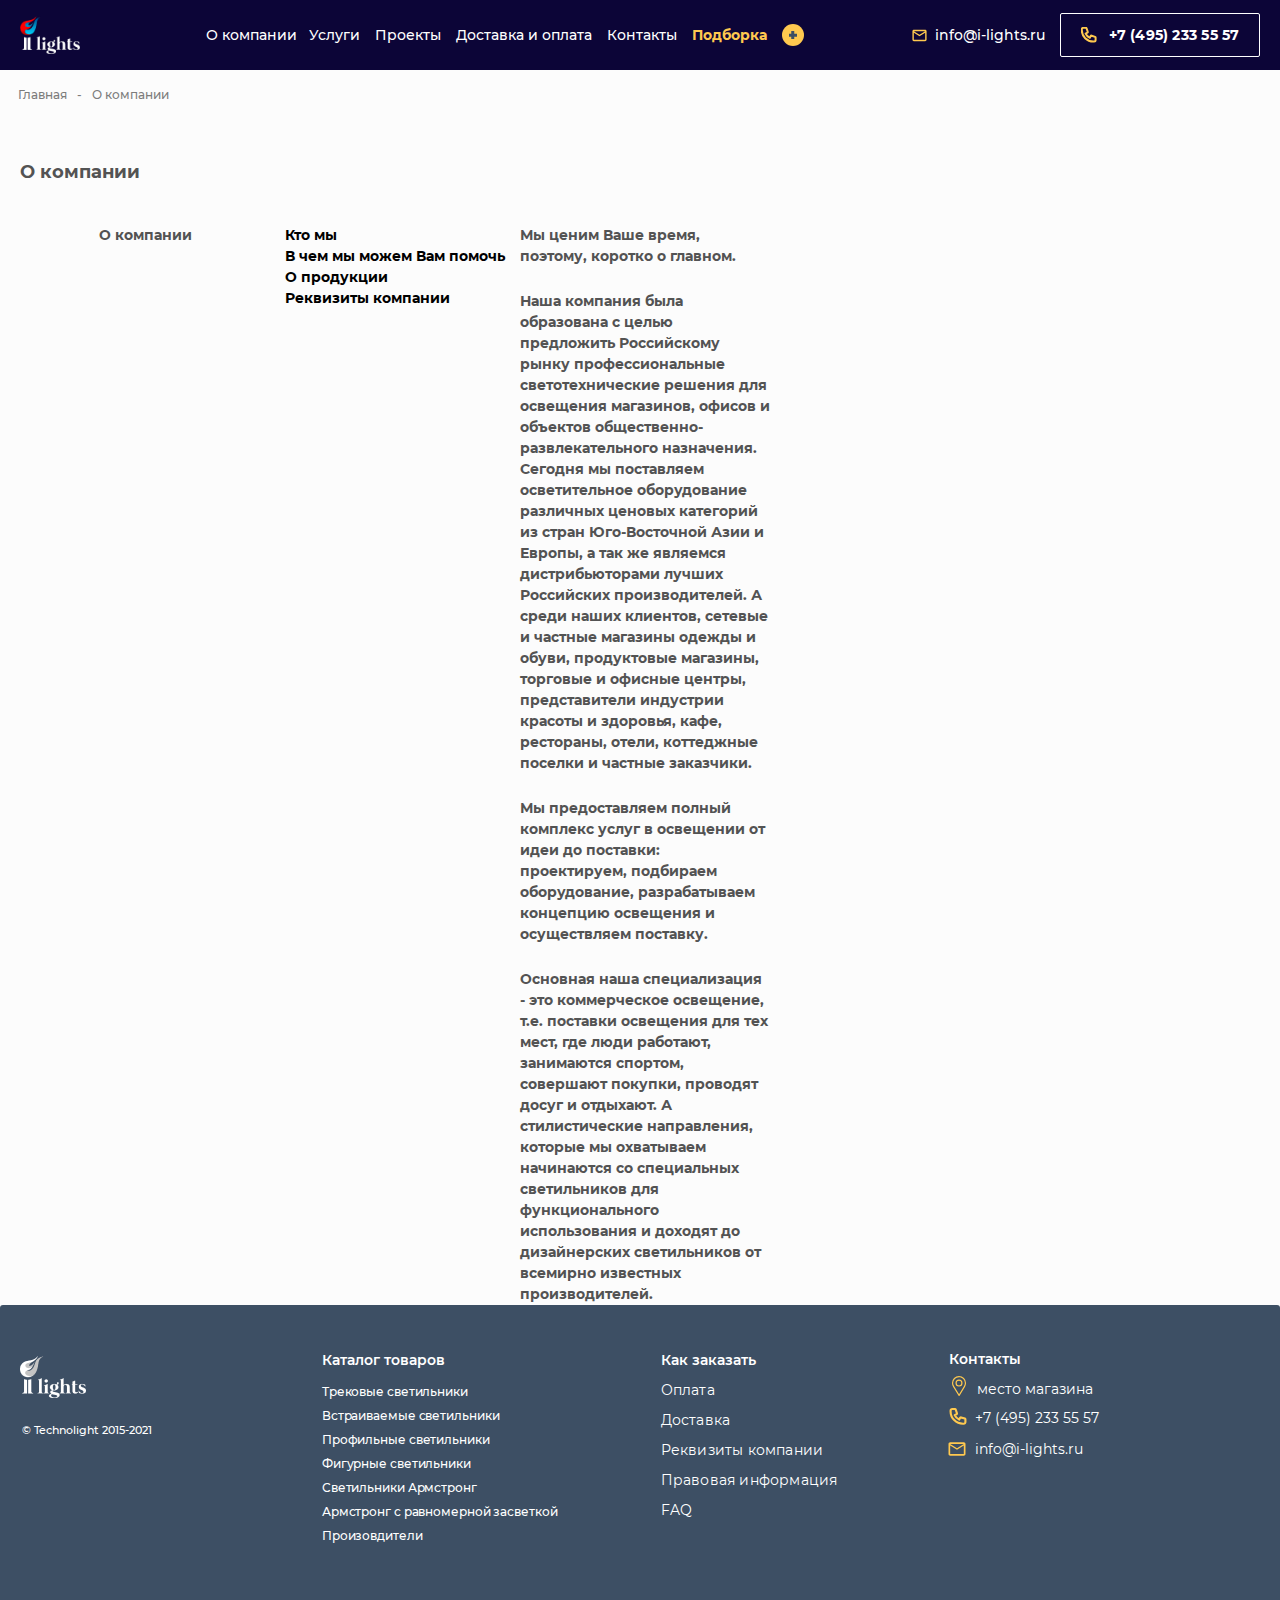
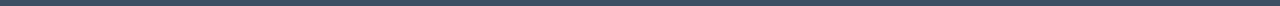
<file: about-company.html>
<!DOCTYPE html>
<html lang="ru">
<head>
  <meta charset="UTF-8">
  <meta name="viewport" content="width=device-width, initial-scale=1.0">
  <meta name="description" content="I-LIGHTS - Ваш надежный партнер в сфере 
  коммерческого освещения с многолетним опытом. Мы предлагаем профессиональные 
  светотехнические решения для магазинов, офисов и развлекательных объектов. 
  От проектирования до поставки, I-LIGHTS обеспечивает качественное освещение
  из лучших мировых и Российских брендов, улучшая атмосферу рабочих, торговых 
  и предназначенных для отдыха пространств." />
  <link href="/styles/styles.min.css" rel="stylesheet">
  <title>I-LIGHTS - Эффективные решения</title>
</head>
<body class="about-company">
  <header class="header header__mb">
    <div class="header__inner container">
      <a class="header__logo" href="index.html">
        <img class="logo" src="./images/logo.webp" 
          alt="Логотип сайта I-LIGHTS - Эффективные решения" width="75" 
            height="48">
      </a>
      <nav class="header__menu">
        <ul class="header__menu-list">
          <li class="header__menu-item">
            <a class="header__menu-link header__menu-link current-link" 
            href="about-company.html">О&nbsp;компании</a>
          </li>
          <li class="header__menu-item">
            <a class="header__menu-link" href="#">Услуги</a>
          </li>
          <li class="header__menu-item">
            <a class="header__menu-link" href="#">Проекты</a>
          </li>
          <li class="header__menu-item">
            <a class="header__menu-link" href="#">Доставка и оплата</a>
          </li>
          <li class="header__menu-item">
            <a class="header__menu-link" href="#">Контакты</a>
          </li>
          <li class="header__menu-item link-icon">
            <a class="header__menu-link header__menu-link--big
              link-icon__inner" href="#">
              <span class="link-icon__inner-label 
                link-icon__inner-label--light-yellow">
                Подборка
              </span>
              <span class="link-icon__inner-icon 
                link-icon__inner-icon--hover-bg cross-button">
                <span class="cross-icon cross-icon--very-little"></span>
              </span>
            </a>
          </li>
        </ul>  
      </nav>
      <address class="header__contacts">
        <ul class="header__contacts-list">
          <li class="header__contacts-item">
            <a class="header__email link-icon" 
              href="mailto:info@i-lights.ru">
              <div class="header__email-inner link-icon__inner">
                <svg class="link-icon__inner-icon" width="15" height="13" 
                  xmlns="http://www.w3.org/2000/svg">
                  <path fill-rule="evenodd" clip-rule="evenodd" d="M14.58 2.25c0-.78-.63-1.42-1.41-1.42H1.83C1.05.83.42 1.47.42 2.25v8.5c0 .78.63 1.42 1.41 1.42h11.34c.78 0 1.41-.64 1.41-1.42v-8.5Zm-1.41 0L7.5 5.79 1.83 2.25h11.34Zm0 8.5H1.83V3.67L7.5 7.2l5.67-3.54v7.08Z"/>                
                </svg>            
                <span class="link-icon__inner-label">info@i-lights.ru</span>   
              </div>
            </a>
          </li>
          <li class="header__contacts-item">
            <a class="header__tel link-icon button button--dark-blue
             button--little" href="tel:+74952335557">
              <div class="header__tel-inner link-icon__inner">
                <svg class="link-icon__inner-icon 
                  link-icon__inner-icon--stroke" width="16" height="16" 
                    xmlns="http://www.w3.org/2000/svg">
                    <g clip-path="url(#a)"><path d="M.8 2.33A1.53 1.53 0 0 1 2.33.8h2.52a.77.77 0 0 1 .72.52l1.15 3.45a.77.77 0 0 1-.38.93l-1.73.86a8.47 8.47 0 0 0 4.23 4.23l.86-1.73a.77.77 0 0 1 .93-.38l3.45 1.15a.77.77 0 0 1 .52.72v2.52a1.53 1.53 0 0 1-1.53 1.53h-.77A11.5 11.5 0 0 1 .8 3.1v-.77Z" stroke-width="2" stroke-linecap="round" stroke-linejoin="round"/></g><defs><clipPath id="a"><path d="M0 0h16v16H0z"/></clipPath></defs>
                </svg>
                <span class="link-icon__inner-label">
                  +7 (495) 233 55 57
                </span>
              </div>
            </a>
          </li>
        </ul>
      </address>
      <button class="header__burger-button burger-button reset-button 
        visible-tablet" type="button" onclick="mobileOverlay.showModal()">
        <span class="visually-hidden">Открыть навигационное меню</span>
      </button>
    </div>
  </header>
  <main class="content">
    <div class="breadcrumbs container">
      <ul class="breadcrumbs-list">
        <li class="breadcrumbs-item">
          <a class="breadcrumbs-link" href="index.html">
            Главная
          </a>
        </li>
        <li class="breadcrumbs-item">
          <a class="breadcrumbs-link" href="about-company.html">
            О компании
          </a>
        </li>
      </ul>
    </div>
    <h1 class="about-company__heading main-heading container">
        О компании
    </h1>
    <div class="tabs container">
      <h1 class="tabs__heading">
        О компании
      </h1>
      <ul class="tabs__button-list" role="tablist">
        <li class="tabs__button-item">
          <button class="tabs__button reset-button" type="button" role="tab" 
            aria-selected="true" aria-controls="panel-1">
            <label class="tabs__title" for="tabs__input-1">
              Кто мы
            </label>
          </button>
        </li>
        <li class="tabs__button-item">
          <button class="tabs__button reset-button" type="button" role="tab"
             aria-controls="panel-2">
            <label class="tabs__title" for="tabs__input-2">
              В чем мы можем Вам помочь
            </label>
          </button>
        </li>
        <li class="tabs__button-item">
          <button class="tabs__button reset-button" type="button" role="tab"
            aria-selected="false" aria-controls="panel-3">
            <label class="tabs__title" for="tabs__input-3">
              О продукции
            </label>
          </button>
        </li>
        <li class="tabs__button-item">
          <button class="tabs__button reset-button" type="button" role="tab"
            aria-selected="false" aria-controls="panel-4">
            <label class="tabs__title" for="tabs__input-4">
              Реквизиты компании
            </label>
          </button>
        </li>
      </ul>
      <ul class="tabs__panel-list">
        <li class="tabs__panel-item">
          <input id="tabs__input-1" class="tabs__input" 
          type="radio" name="tabs-group">
          <div id="panel-1" class="tabs__panel" role="tabpanel">
          <p>
            Мы ценим Ваше время, поэтому, коротко о главном.
          </p>
        </li>
        <li class="tabs__panel-item">
          <input id="tabs__input-2" class="tabs__input" 
          type="radio" name="tabs-group" checked>
          <div id="panel-2" class="tabs__panel" role="tabpanel">
            <p>
              Мы ценим Ваше время, поэтому, коротко о главном.
            </p>
            <p>
              Наша компания была образована с целью предложить Российскому рынку 
              профессиональные светотехнические решения для освещения магазинов, 
              офисов и объектов общественно-развлекательного назначения. Сегодня мы 
              поставляем осветительное оборудование различных ценовых категорий из 
              стран Юго-Восточной Азии и Европы, а так же являемся дистрибьюторами 
              лучших Российских производителей. А среди наших клиентов, сетевые и 
              частные магазины одежды и обуви, продуктовые магазины, торговые и 
              офисные центры, представители индустрии красоты и здоровья, кафе, 
              рестораны, отели, коттеджные поселки и частные заказчики.
            </p>
            <p>
              Мы предоставляем полный комплекс услуг в освещении от идеи до 
              поставки: проектируем, подбираем оборудование, разрабатываем концепцию
              освещения и осуществляем поставку.
            </p>
            <p>
              Основная наша специализация - это коммерческое освещение, т.е. 
              поставки освещения для тех мест, где люди работают, занимаются 
              спортом, совершают покупки, проводят досуг и отдыхают. А 
              стилистические направления, которые мы охватываем начинаются со 
              специальных светильников для функционального использования и доходят 
              до дизайнерских светильников от всемирно известных производителей.
            </p>
          </div>
        </li>
        <li class="tabs__panel-item">
          <input id="tabs__input-3" class="tabs__input" 
          type="radio" name="tabs-group">
          <div id="panel-3" class="tabs__panel" role="tabpanel">
            <p>
              Мы ценим Ваше время, поэтому, коротко о главном 3.
            </p>
        </li>
        <li class="tabs__panel-item">
          <input id="tabs__input-4" class="tabs__input" 
          type="radio" name="tabs-group">
          <div id="panel-4" class="tabs__panel" role="tabpanel">
            <p>
              Мы ценим Ваше время, поэтому, коротко о главном 4.
            </p>
        </li>
      </ul>
    </div>
  </main>
  <footer class="footer">
    <div class="footer__inner container"> 
      <a class="footer__logo" href="index.html">
        <img class="logo footer__logo-image" src="./images/logo-white.webp" 
          alt="Логотип сайта I-LIGHTS - Эффективные решения" width="66" 
            height="42" loading="lazy">
      </a>
      <p class="footer__copyright">
        ©&nbsp;Technolight
        <time datetime="2015-01-01">2015</time>-<time datetime="2021-12-31">2021</time>
      </p>
      <dl class="footer__navigation">
        <div class="footer__navigation-block footer__catalog"> 
          <dt class="footer__navigation-title footer__catalog-title">
            <a class="footer__navigation-link" href="#">
              Каталог товаров
            </a>
          </dt>
          <dd class="footer__navigation-description 
            footer__catalog-description">
            <ul class="footer__navigation-list footer__catalog-list">
              <li class="footer__navigation-item">
                <a class="footer__navigation-link" href="#">
                  Трековые светильники
                </a>
              </li>
              <li class="footer__navigation-item">
                <a class="footer__navigation-link" href="#">
                  Встраиваемые светильники
                </a>
              </li>
              <li class="footer__navigation-item">
                <a class="footer__navigation-link" href="#">
                  Профильные светильники
                </a>
              </li>
              <li class="footer__navigation-item">
                <a class="footer__navigation-link" href="#">
                  Фигурные светильники
                </a>
              </li>
              <li class="footer__navigation-item">
                <a class="footer__navigation-link" href="#">
                  Светильники Армстронг
                </a>
              </li>
              <li class="footer__navigation-item">
                <a class="footer__navigation-link" href="#">
                  Армстронг с равномерной засветкой
                </a>
              </li>
              <li class="footer__navigation-item">
                <a class="footer__navigation-link" href="#">
                  Произовдители
                </a>
              </li>
            </ul>
          </dd>
        </div>
        <div class="footer__navigation-block footer__ordering"> 
          <dt class="footer__navigation-title footer__ordering-title">
            <a class="footer__navigation-link" href="#">
              Как заказать
            </a>
          </dt>
          <dd class="footer__navigation-description 
            footer__navigation-description">
            <ul class="footer__navigation-list footer__ordering-list">
              <li class="footer__navigation-item">
                <a class="footer__navigation-link" href="#">
                  Оплата
                </a>
              </li>
              <li class="footer__navigation-item">
                <a class="footer__navigation-link" href="#">
                  Доставка
                </a>
              </li>
              <li class="footer__navigation-item">
                <a class="footer__navigation-link" href="#">
                  Реквизиты компании
                </a>
              </li>
              <li class="footer__navigation-item">
                <a class="footer__navigation-link" href="#">
                  Правовая информация
                </a>
              </li>
              <li class="footer__navigation-item">
                <a class="footer__navigation-link" href="#">
                  FAQ
                </a>
              </li>
            </ul>
          </dd>
        </div>
        <div class="footer__navigation-block footer__contacts"> 
          <dt class="footer__navigation-title footer__contacts-title">
            <a class="footer__navigation-link" href="#">
              Контакты
            </a>
          </dt>
          <dd class="footer__navigation-description 
            footer__contacts-description">
            <address class="footer__address">
              <ul class="footer__navigation-list footer__contacts-list">
                <li class="footer__navigation-item">
                  <a class="footer__address-link footer__address-link--place
                    link-icon" href="#">
                    <div class="link-icon__inner"> 
                      <svg class="footer__address-icon footer__address-icon--place
                         link-icon__inner-icon  
                          link-icon__inner-icon--light-orange" width="20" 
                            height="20" xmlns="http://www.w3.org/2000/svg">
                          <path d="M10 0a7.04 7.04 0 0 0-7.031 7.031c0 1.31.363 2.589 1.05 3.698l5.58 8.994a.586.586 0 0 0 .499.277h.004a.586.586 0 0 0 .498-.285l5.44-9.081a7.023 7.023 0 0 0 .991-3.603A7.04 7.04 0 0 0 10 0Zm5.034 10.032-4.945 8.256-5.075-8.177a5.852 5.852 0 0 1-.881-3.08A5.88 5.88 0 0 1 10 1.164c3.23 0 5.863 2.636 5.863 5.867 0 1.06-.29 2.097-.83 3.001Z" fill="#F3A800"/><path d="M10 3.516A3.52 3.52 0 0 0 6.484 7.03 3.511 3.511 0 0 0 10 10.547a3.509 3.509 0 0 0 3.516-3.516A3.52 3.52 0 0 0 10 3.516Zm0 5.867A2.353 2.353 0 0 1 7.648 7.03 2.36 2.36 0 0 1 10 4.68a2.357 2.357 0 0 1 2.348 2.351A2.349 2.349 0 0 1 10 9.383Z"/>
                      </svg>
                      <span class="link-icon__inner-label">
                        Место магазина 
                      </span>
                    </div>
                  </a>
                </li>
                <li class="footer__navigation-item">
                  <a class="footer__address-link footer__address-link--tel 
                    link-icon" href="tel:+74952335557">
                    <div class="link-icon__inner"> 
                      <svg class="link-icon__inner-icon footer__address-icon
                        footer__address-icon--tel link-icon__inner-icon--stroke 
                        link-icon__inner-icon--light-orange" width="18" height="18" viewBox="0 0 16 17" xmlns="http://www.w3.org/2000/svg">
                        <path d="M1 3.43975C1 3.03091 1.16389 2.6388 1.45561 2.34971C1.74733 2.0606 2.143 1.89819 2.55556 1.89819H5.10667C5.26984 1.89831 5.42884 1.94929 5.56117 2.04391C5.69349 2.13852 5.79244 2.27199 5.844 2.42541L7.00911 5.88852C7.06814 6.06452 7.06116 6.25571 6.98944 6.42702C6.91773 6.59833 6.78608 6.73827 6.61867 6.82116L4.86322 7.69214C5.72369 9.57942 7.24902 11.091 9.15344 11.9438L10.0323 10.2041C10.116 10.0382 10.2572 9.90773 10.4301 9.83663C10.6029 9.76561 10.7959 9.75869 10.9734 9.81716L14.468 10.9718C14.6229 11.023 14.7577 11.1211 14.8532 11.2524C14.9487 11.3837 15 11.5414 15 11.7033V14.2306C15 14.6395 14.8361 15.0316 14.5444 15.3207C14.2527 15.6098 13.857 15.7722 13.4444 15.7722H12.6667C6.22356 15.7722 1 10.5956 1 4.21053V3.43975Z" stroke="#F3A800" stroke-width="2" stroke-linecap="round" stroke-linejoin="round" />
                      </svg> 
                      <span class="link-icon__inner-label">
                        +7 (495) 233 55 57
                      </span>
                    </div>
                  </a>
                </li>
                <li class="footer__navigation-item">
                  <a class="footer__address-link footer__address-link--mail
                    link-icon" href="mailto:info@i-lights.ru">
                    <div class="link-icon__inner">
                      <svg class="link-icon__inner-icon footer__address-icon
                        footer__address-icon--mail" viewBox="0 0 15 13" 
                          width="18" height="16" 
                            xmlns="http://www.w3.org/2000/svg">
                        <path fill-rule="evenodd" clip-rule="evenodd" d="M14.58 2.25c0-.78-.63-1.42-1.41-1.42H1.83C1.05.83.42 1.47.42 2.25v8.5c0 .78.63 1.42 1.41 1.42h11.34c.78 0 1.41-.64 1.41-1.42v-8.5Zm-1.41 0L7.5 5.79 1.83 2.25h11.34Zm0 8.5H1.83V3.67L7.5 7.2l5.67-3.54v7.08Z"/>
                      </svg> 
                      <span class="link-icon__inner-label">
                        info@i-lights.ru
                      </span> 
                    </div>
                  </a>
                </li>
              </ul>
            </address>
          </dd>
        </div>
      </dl>
    </div>
  </footer>
  <dialog class="mobile-overlay visible-tablet" id="mobileOverlay">
    <form class="mobile-overlay__close-button-wrapper" method="dialog">
      <button class="mobile-overlay__close-button cross-button 
        cross-button--rotated reset-button" aria-label="Закрыть навигационное
         меню" type="submit">
        <span class="cross-icon cross-icon--big"></span>
      </button>
    </form>
    <div class="mobile-overlay__body">
      <ul class="mobile-overlay__list">
        <li class="mobile-overlay__item">
          <a class="mobile-overlay__link current-link" href="#">
            О&nbsp;компании
          </a>
        </li>
        <li class="mobile-overlay__item">
          <a class="mobile-overlay__link" href="#">Услуги</a>
        </li>
        <li class="mobile-overlay__item">
          <a class="mobile-overlay__link" href="#">Проекты</a>
        </li>
        <li class="mobile-overlay__item">
          <a class="mobile-overlay__link" href="#">Доставка и оплата</a>
        </li>
        <li class="mobile-overlay__item">
          <a class="mobile-overlay__link" href="#">Контакты</a>
        </li>
        <li class="mobile-overlay__item mobile-overlay__item--relative-left 
          link-icon">
          <a class="mobile-overlay__link link-icon__inner 
            mobile-overlay__link--big" href="#">
            <span class="link-icon__inner-label  
            link-icon__inner-label--light-yellow">
              Подборка
            </span>
            <span class="mobile-overlay__link-icon link-icon__inner-icon 
              link-icon__inner-icon--hover-bg cross-button">
              <span class="cross-icon cross-icon--very-little"></span>
            </span>
          </a>
        </li>
      </ul>
      <address class="mobile-overlay__contacts visible-mobile">
        <ul class="mobile-overlay__contacts-list">
          <li class="mobile-overlay__contacts-item">
            <a class="mobile-overlay__email link-icon" 
            href="mailto:info@i-lights.ru">
            <div class="mobile-overlay__email-inner link-icon__inner">
              <svg class="link-icon__inner-icon" width="15" height="13" 
                xmlns="http://www.w3.org/2000/svg">
                <path fill-rule="evenodd" clip-rule="evenodd" d="M14.58 2.25c0-.78-.63-1.42-1.41-1.42H1.83C1.05.83.42 1.47.42 2.25v8.5c0 .78.63 1.42 1.41 1.42h11.34c.78 0 1.41-.64 1.41-1.42v-8.5Zm-1.41 0L7.5 5.79 1.83 2.25h11.34Zm0 8.5H1.83V3.67L7.5 7.2l5.67-3.54v7.08Z"/>              
              </svg>            
              <span class="link-icon__inner-label">info@i-lights.ru</span>   
            </div>
            </a>
          </li>
          <li class="mobile-overlay__contacts-item">
            <a class="mobile-overlay__tel link-icon button button--little
            button--little-pd button--dark-blue" href="tel:+74952335557">
              <div class="mobile-overlay__tel-inner link-icon__inner">
                <svg class="link-icon__inner-icon 
                  link-icon__inner-icon--stroke" width="16" height="16" 
                    xmlns="http://www.w3.org/2000/svg">
                    <g clip-path="url(#a)"><path d="M.8 2.33A1.53 1.53 0 0 1 2.33.8h2.52a.77.77 0 0 1 .72.52l1.15 3.45a.77.77 0 0 1-.38.93l-1.73.86a8.47 8.47 0 0 0 4.23 4.23l.86-1.73a.77.77 0 0 1 .93-.38l3.45 1.15a.77.77 0 0 1 .52.72v2.52a1.53 1.53 0 0 1-1.53 1.53h-.77A11.5 11.5 0 0 1 .8 3.1v-.77Z" stroke-width="2" stroke-linecap="round" stroke-linejoin="round"/></g><defs><clipPath id="a"><path d="M0 0h16v16H0z"/></clipPath></defs>
                </svg>
                <span class="link-icon__inner-label">
                  +7 (495) 233 55 57
                </span>
              </div>
            </a>
          </li>
        </ul>
      </address>
    </div>
  </dialog> 
</body>
</html>
</file>
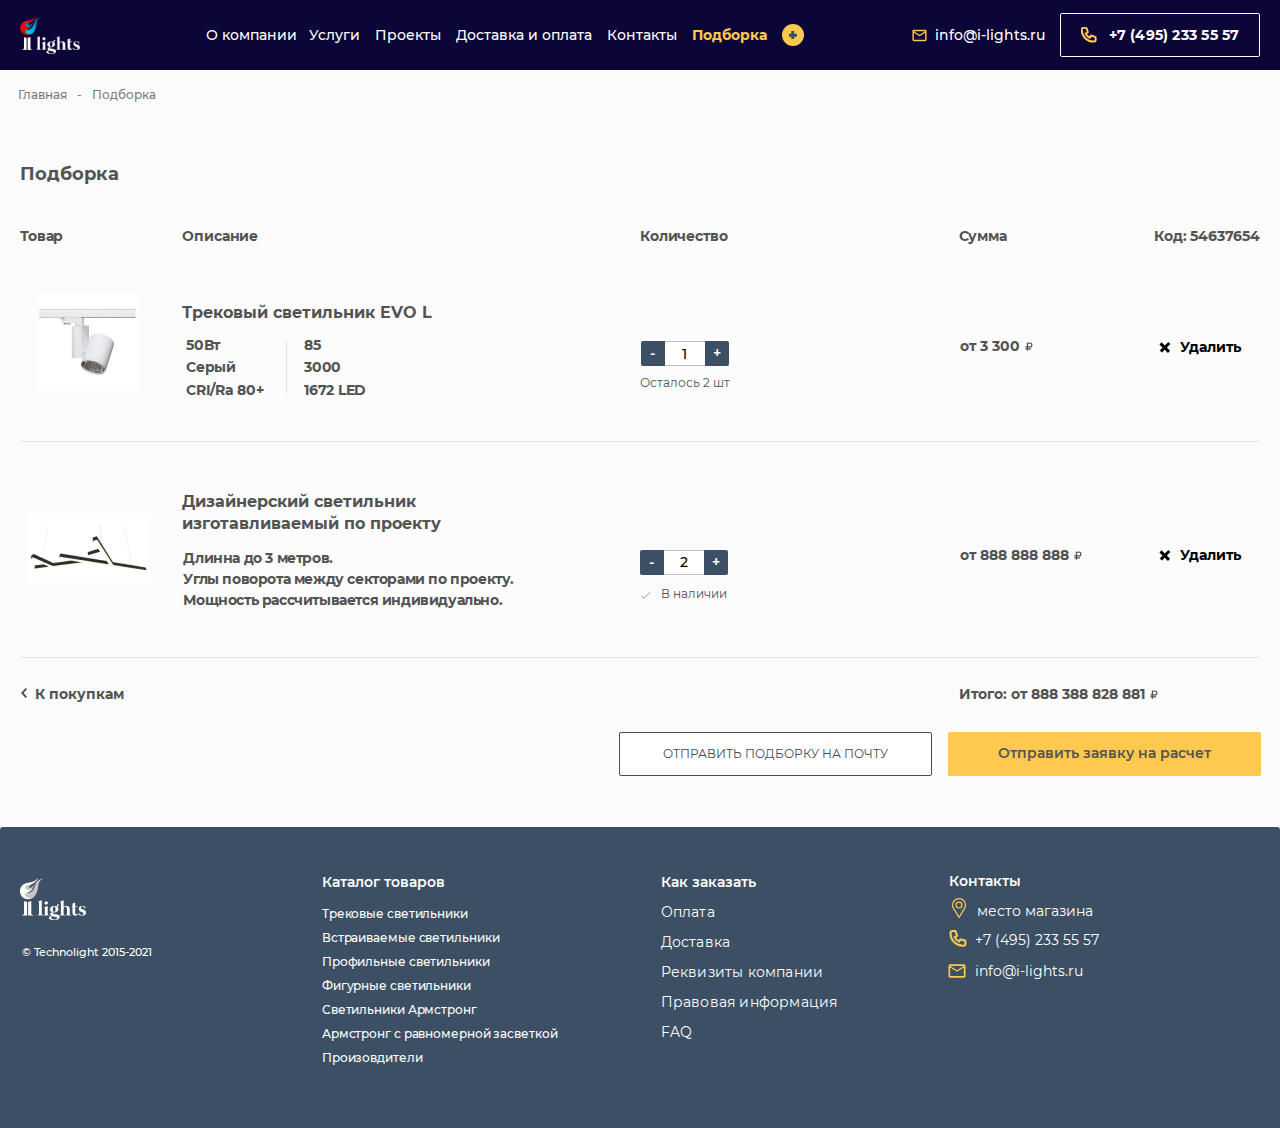
<file: cart.html>
<!DOCTYPE html>
<html lang="ru">
<head>
  <meta charset="UTF-8">
  <meta name="viewport" content="width=device-width, initial-scale=1.0">
  <meta name="description" content="I-LIGHTS - Ваш надежный партнер в сфере коммерческого освещения с многолетним опытом. Мы предлагаем профессиональные светотехнические решения для магазинов, офисов и развлекательных объектов. От проектирования до поставки, I-LIGHTS обеспечивает качественное освещение из лучших мировых и Российских брендов, улучшая атмосферу рабочих, торговых и предназначенных для отдыха пространств.">
  <link href="/styles/styles.min.css" rel="stylesheet">
  <title>Подборка I-LIGHTS - Эффективные решения</title>
</head>
<body>
  <header class="header header__mb">
    <div class="header__inner container">
      <a class="header__logo" href="index.html">
        <img class="logo" src="./images/logo.webp" 
          alt="Логотип сайта I-LIGHTS - Эффективные решения" width="75" 
            height="48">
      </a>
      <nav class="header__menu">
        <ul class="header__menu-list">
          <li class="header__menu-item">
            <a class="header__menu-link header__menu-link" 
              href="#">О&nbsp;компании</a>
          </li>
          <li class="header__menu-item">
            <a class="header__menu-link" href="#">Услуги</a>
          </li>
          <li class="header__menu-item">
            <a class="header__menu-link" href="#">Проекты</a>
          </li>
          <li class="header__menu-item">
            <a class="header__menu-link" href="#">Доставка и оплата</a>
          </li>
          <li class="header__menu-item">
            <a class="header__menu-link" href="#">Контакты</a>
          </li>
          <li class="header__menu-item link-icon">
            <a class="header__menu-link header__menu-link--big
              link-icon__inner" href="#">
              <span class="link-icon__inner-label 
                link-icon__inner-label--light-yellow">
                Подборка
              </span>
              <span class="link-icon__inner-icon 
                link-icon__inner-icon--hover-bg cross-button">
                <span class="cross-icon cross-icon--very-little"></span>
              </span>
            </a>
          </li>
        </ul>  
      </nav>
      <address class="header__contacts">
        <ul class="header__contacts-list">
          <li class="header__contacts-item">
            <a class="header__email link-icon" 
              href="mailto:info@i-lights.ru">
              <div class="header__email-inner link-icon__inner">
                <svg class="link-icon__inner-icon" width="15" height="13" 
                  xmlns="http://www.w3.org/2000/svg">
                  <path fill-rule="evenodd" clip-rule="evenodd" d="M14.58 2.25c0-.78-.63-1.42-1.41-1.42H1.83C1.05.83.42 1.47.42 2.25v8.5c0 .78.63 1.42 1.41 1.42h11.34c.78 0 1.41-.64 1.41-1.42v-8.5Zm-1.41 0L7.5 5.79 1.83 2.25h11.34Zm0 8.5H1.83V3.67L7.5 7.2l5.67-3.54v7.08Z"/>                
                </svg>            
                <span class="link-icon__inner-label">info@i-lights.ru</span>   
              </div>
            </a>
          </li>
          <li class="header__contacts-item">
            <a class="header__tel link-icon button button--dark-blue
             button--little" href="tel:+74952335557">
              <div class="header__tel-inner link-icon__inner">
                <svg class="link-icon__inner-icon 
                  link-icon__inner-icon--stroke" width="16" height="16" 
                    xmlns="http://www.w3.org/2000/svg">
                    <g clip-path="url(#a)"><path d="M.8 2.33A1.53 1.53 0 0 1 2.33.8h2.52a.77.77 0 0 1 .72.52l1.15 3.45a.77.77 0 0 1-.38.93l-1.73.86a8.47 8.47 0 0 0 4.23 4.23l.86-1.73a.77.77 0 0 1 .93-.38l3.45 1.15a.77.77 0 0 1 .52.72v2.52a1.53 1.53 0 0 1-1.53 1.53h-.77A11.5 11.5 0 0 1 .8 3.1v-.77Z" stroke-width="2" stroke-linecap="round" stroke-linejoin="round"/></g><defs><clipPath id="a"><path d="M0 0h16v16H0z"/></clipPath></defs>
                </svg>
                <span class="link-icon__inner-label">
                  +7 (495) 233 55 57
                </span>
              </div>
            </a>
          </li>
        </ul>
      </address>
      <button class="header__burger-button burger-button reset-button 
        visible-tablet" type="button" onclick="mobileOverlay.showModal()">
        <span class="visually-hidden">Открыть навигационное меню</span>
      </button>
    </div>
  </header>
  <main class="content cart">
    <nav class="breadcrumbs cart__breadcrumbs container" 
      aria-label="Хлебные крошки">
      <ul class="breadcrumbs-list">
        <li class="breadcrumbs-item">
          <a class="breadcrumbs-link" href="index.html">
            Главная
          </a>
        </li>
        <li class="breadcrumbs-item">
          <a class="breadcrumbs-link" href="cart.html" 
            aria-current="page">
            Подборка
          </a>
        </li>
      </ul>
    </nav>
    <section class="section container cart-products">
      <header class="section__header cart-products__header">
        <h1 class="section__header-title cart-products__header-title">
          Подборка
        </h1>
      </header>
      <form class="cart-products__body">
        <div class="cart-products__description">
          <ul class="cart-products__description-list">
            <li class="cart-products__description-item">
              Товар
            </li>
            <li class="cart-products__description-item">
              Описание
            </li>
            <li class="cart-products__description-item">
              Количество
            </li>
            <li class="cart-products__description-item">
              Сумма
            </li>
            <li class="cart-products__description-item">
              Код: 54637654
            </li>
          </ul>
        </div>
        <ul class="cart-products__list">
          <li class="cart-products__item">
            <section class="cart-item cart-item--columns shadow">
              <a class="cart-item__image-link" href="#"> 
                <img class="cart-item__image" 
                  src="./images/products/EVO-L.webp" width="98" height="98"
                    alt="Трековый светильник EVO L">
              </a>
              <div class="cart-item__wrapper">
                <a class="cart-item__title-link" href="#">
                  <h2 class="cart-item__title">
                    Трековый светильник EVO L
                  </h2>
                </a>
                <div class="cart-item__description">
                  <ul class="cart-item__description-list">
                    <li class="cart-item__description-item">
                      50Вт 
                    </li>
                    <li class="cart-item__description-item">
                      Серый
                    </li>
                    <li class="cart-item__description-item">
                      CRI/Ra 80+
                    </li>
                    <li class="cart-item__description-item">
                      85 
                    </li>
                    <li class="cart-item__description-item">
                      3000  
                    </li>
                    <li class="cart-item__description-item">
                      1672 LED
                    </li>
                  </ul>
                </div>
              </div>
              <div class="cart-item__counter">
                <div class="cart-item__counter-wrapper">
                  <button class="cart-item__counter-button reset-button button
                    cart-item__counter-button--left" type="submit"
                      name="reduce-button" value="id" 
                        aria-label="Уменьшить количество товара">
                    -
                  </button>
                  <input class="cart-item__counter-value reset-input-number" 
                    type="number" value="1" min="1" max="10" inputmode="numeric" 
                      aria-labelledby="availability-id">
                  <button class="cart-item__counter-button reset-button button
                    cart-item__counter-button--right" type="submit"
                      name="increase-button" value="id"
                        aria-label="Увеличить количество товара" 
                          aria-describedby="availability-id">
                    +
                  </button>
                </div>
                <p id="availability-id" class="cart-item__counter-info">
                  Осталось 2 шт
                </p>
              </div>
              <div class="cart-item__price currency">
                от 3 300
              </div>
              <button class="cart-item__delete-button reset-button cross-icon
                cross-icon--rotated" name="delete-button" value="id" 
                  type="submit" aria-label="Удалить товар из подборки">
                <span class="hidden-mobile">Удалить</span>
              </button>
            </section>
          </li>
          <li class="cart-products__item">
            <section class="cart-item shadow">
              <a class="cart-item__image-link" href="#"> 
                <img class="cart-item__image" 
                  src="./images/products/custom-lamp.webp" width="123" 
                    height="69"
                    alt="Дизайнерский светильник изготавливаемый по проекту">
              </a>
              <div class="cart-item__wrapper">
                <a class="cart-item__title-link" href="#">
                  <h2 class="cart-item__title">
                    Дизайнерский светильник изготавливаемый по проекту
                  </h2>
                </a>
                <div class="cart-item__description">
                  <ul class="cart-item__description-list">
                    <li class="cart-item__description-item">
                      Длинна до 3 метров. 
                    </li>
                    <li class="cart-item__description-item">
                      Углы поворота между секторами по проекту.
                    </li>
                    <li class="cart-item__description-item">
                      Мощность рассчитывается индивидуально.
                    </li>
                  </ul>
                </div>
              </div>    
              <div class="cart-item__counter">
                <div class="cart-item__counter-wrapper">
                  <button class="cart-item__counter-button reset-button button
                    cart-item__counter-button--left" type="submit" 
                      name="reduce-button" value="id" 
                        aria-label="Уменьшить количество товара">
                    -
                  </button>
                  <input class="cart-item__counter-value reset-input-number" 
                    type="number" value="2" min="1" max="10" inputmode="numeric" 
                      aria-labelledby="availability-id">
                  <button class="cart-item__counter-button reset-button button
                    cart-item__counter-button--right" type="submit" 
                      name="increase-button" value="id"
                        aria-label="Увеличить количество товара" 
                          aria-describedby="availability-id">
                    +
                  </button>
                </div>
                <p id="availability-id" class="cart-item__counter-info
                cart-item__counter-info--boolean">
                  В наличии
                </p>
              </div>
              <div class="cart-item__price currency">
                от 888 888 888
              </div>
              <button class="cart-item__delete-button reset-button  cross-icon
                cross-icon--rotated"  name="delete-button" value="id" 
                  type="submit" aria-label="Удалить товар из подборки">
                <span class="hidden-mobile">Удалить</span>
              </button>
            </section>
          </li>
        </ul>
        <div class="cart-products__wrapper">
          <a class="cart-products__link" href="catalog.html">
            К покупкам
          </a>
          <p class="cart-products__price currency">
            Итого: от 888 388 828 881
          </p>
        </div>
        <div class="cart-products__actions">
          <button class="cart-products__actions-button 
            cart-products__actions-button--dark-border button reset-button 
              pagination-button" type="button" 
                onclick="modalMail.showModal()">
            Отправить подборку на почту
          </button>
          <button class="cart-products__actions-button button 
            button--light-orange reset-button" type="button" 
              onclick="modalСalculation.showModal()">
            Отправить заявку на расчет
          </button> 
        </div>
        <div class="cart-products__modals">
          <dialog id="modalMail" class="modal modal--little"
            aria-labelledby="modalMailtitle">
            <button class="modal__close-button cross-button 
              cross-button--rotated reset-button" type="button" 
                onclick="modalMail.close()">
              <span class="modal__close-button-icon cross-icon 
                cross-icon--big"></span>
              <span class="visually-hidden">
                Закрыть диалоговое окно отправки подборки на почту
              </span>
            </button>
            <div class="modal__wrapper">
              <strong id="modalMailtitle" class="modal__wrapper-description">
                Введите адрес электронной почты
              </strong>
              <input class="modal__wrapper-input input-text 
                input-text--big-z-index reset-input-text" name="email" 
                  placeholder="Ваш e-mail*" type="email" required>
              <label class="modal__wrapper-input-checkbox input-checkbox">
                <input class="modal__wrapper-input input-checkbox__default 
                  visually-hidden" type="checkbox" 
                    name="personal-data-processing">
                <span class="input-checkbox__indicator"></span>
                <span class="input-checkbox__text">
                  Даю согласие на
                    <strong class="input-checkbox__text-underline">
                      обработку персональных данных
                    </strong>
                </span>
              </label>
              <button class="modal__button-submit button 
                button--light-orange reset-button" type="submit">
                Отправить
              </button>   
            </div>
          </dialog>  
          <dialog id="modalСalculation" class="modal" 
            aria-labelledby="modalСalculationTitle">
            <button class="modal__close-button cross-button 
              cross-button--rotated reset-button" type="button" 
                onclick="modalСalculation.close()">
              <span class="modal__close-button-icon cross-icon 
                cross-icon--big"></span>
              <span class="visually-hidden">
                Закрыть диалоговое окно отправки заявки на расчёт
              </span>
            </button>
            <div class="modal__wrapper">
              <strong id="modalСalculationTitle" 
                class="modal__wrapper-description">
                Введите следующие данные
              </strong>
              <input class="modal__wrapper-input input-text 
                input-text--big-z-index reset-input-text" name="name" 
                  placeholder="Ваше имя*" required>
              <input class="modal__wrapper-input input-text 
                input-text--big-z-index reset-input-text" name="email" 
                  placeholder="Ваш e-mail*" type="email" required>
              <input class="modal__wrapper-input input-text 
                input-text--big-z-index reset-input-text" name="tel" 
                  placeholder="Ваш телефон*" type="tel" required>
              <label class="modal__wrapper-input-checkbox input-checkbox">
                <input class="modal__wrapper-input input-checkbox__default 
                  visually-hidden" type="checkbox" 
                    name="personal-data-processing">
                <span class="input-checkbox__indicator"></span>
                <span class="input-checkbox__text">
                  Даю согласие на
                    <strong class="input-checkbox__text-underline">
                      обработку персональных данных
                    </strong>
                </span>
              </label>
              <button class="modal__button-submit button 
                button--light-orange reset-button" type="submit">
                Отправить
              </button>   
            </div>
          </dialog>
          <dialog id="modalThanks" class="modal modal--text-thanks"
            aria-label="Спасибо!">
            <button class="modal__close-button cross-button 
              cross-button--rotated reset-button" type="button" 
                onclick="modalThanks.close()">
              <span class="modal__close-button-icon cross-icon 
                cross-icon--big"></span>
              <span class="visually-hidden">
                Закрыть диалоговое окно
              </span>
            </button>
            <div class="modal__wrapper">
              <p class="modal__wrapper-description">
                Спасибо!
                <strong class="modal__wrapper-description
                  modal__wrapper-description--very-little">
                  Выша заявка принята, в ближайшее время наш менеджер с Вами
                  свяжется.
                </strong> 
              </p>
            </div>
          </dialog>
          <dialog id="modalThanksMail" class="modal modal--text-thanks-mail"
            aria-label="Спасибо!">
            <button class="modal__close-button cross-button 
              cross-button--rotated reset-button" type="button" 
                onclick="modalThanksMail.close()">
              <span class="modal__close-button-icon cross-icon 
                cross-icon--big"></span>
              <span class="visually-hidden">
                Закрыть диалоговое окно
              </span>
            </button>
            <div class="modal__wrapper">
              <p class="modal__wrapper-description">
                Спасибо!
                <strong class="modal__wrapper-description 
                  modal__wrapper-description--little">
                  Проверьте почтовый ящик!
                </strong> 
                <strong class="modal__wrapper-description
                  modal__wrapper-description--very-little">
                  На указанную почту была выслана подборка с выбранными товарами
                </strong> 
              </p>
            </div>
          </dialog>
        </div>
      </form>
    </section>
    <p class="cart__empty-notification visually-hidden container">
      Ваша корзина пуста
    </p>
  </main>
  <footer class="footer">
    <div class="footer__inner container"> 
      <a class="footer__logo" href="index.html">
        <img class="logo footer__logo-image" src="./images/logo-white.webp" 
          alt="Логотип сайта I-LIGHTS - Эффективные решения" width="66" 
            height="42" loading="lazy">
      </a>
      <p class="footer__copyright">
        <span>©&nbsp;Technolight </span><!--
        --><time datetime="2015-01-01">2015</time><!--
        --><span>-</span><!--
        --><time datetime="2021-12-31">2021</time>
      </p>
      <dl class="footer__navigation">
        <div class="footer__navigation-block footer__catalog"> 
          <dt class="footer__navigation-title footer__catalog-title">
            <a class="footer__navigation-link" href="catalog.html">
              Каталог товаров
            </a>
          </dt>
          <dd class="footer__navigation-description 
            footer__catalog-description">
            <ul class="footer__navigation-list footer__catalog-list">
              <li class="footer__navigation-item">
                <a class="footer__navigation-link" href="#">
                  Трековые светильники
                </a>
              </li>
              <li class="footer__navigation-item">
                <a class="footer__navigation-link" href="#">
                  Встраиваемые светильники
                </a>
              </li>
              <li class="footer__navigation-item">
                <a class="footer__navigation-link" href="#">
                  Профильные светильники
                </a>
              </li>
              <li class="footer__navigation-item">
                <a class="footer__navigation-link" href="#">
                  Фигурные светильники
                </a>
              </li>
              <li class="footer__navigation-item">
                <a class="footer__navigation-link" href="#">
                  Светильники Армстронг
                </a>
              </li>
              <li class="footer__navigation-item">
                <a class="footer__navigation-link" href="#">
                  Армстронг с равномерной засветкой
                </a>
              </li>
              <li class="footer__navigation-item">
                <a class="footer__navigation-link" href="#">
                  Произовдители
                </a>
              </li>
            </ul>
          </dd>
        </div>
        <div class="footer__navigation-block footer__ordering"> 
          <dt class="footer__navigation-title footer__ordering-title">
            <a class="footer__navigation-link" href="#">
              Как заказать
            </a>
          </dt>
          <dd class="footer__navigation-description 
            footer__navigation-description">
            <ul class="footer__navigation-list footer__ordering-list">
              <li class="footer__navigation-item">
                <a class="footer__navigation-link" href="#">
                  Оплата
                </a>
              </li>
              <li class="footer__navigation-item">
                <a class="footer__navigation-link" href="#">
                  Доставка
                </a>
              </li>
              <li class="footer__navigation-item">
                <a class="footer__navigation-link" href="#">
                  Реквизиты компании
                </a>
              </li>
              <li class="footer__navigation-item">
                <a class="footer__navigation-link" href="#">
                  Правовая информация
                </a>
              </li>
              <li class="footer__navigation-item">
                <a class="footer__navigation-link" href="#">
                  FAQ
                </a>
              </li>
            </ul>
          </dd>
        </div>
        <div class="footer__navigation-block footer__contacts"> 
          <dt class="footer__navigation-title footer__contacts-title">
            <a class="footer__navigation-link" href="#">
              Контакты
            </a>
          </dt>
          <dd class="footer__navigation-description 
            footer__contacts-description">
            <address class="footer__address">
              <ul class="footer__navigation-list footer__contacts-list">
                <li class="footer__navigation-item">
                  <a class="footer__address-link footer__address-link--place
                    link-icon" href="#">
                    <div class="link-icon__inner"> 
                      <svg class="footer__address-icon 
                        footer__address-icon--place link-icon__inner-icon  
                          link-icon__inner-icon--light-orange" width="20" 
                            height="20" xmlns="http://www.w3.org/2000/svg">
                          <path d="M10 0a7.04 7.04 0 0 0-7.031 7.031c0 1.31.363 2.589 1.05 3.698l5.58 8.994a.586.586 0 0 0 .499.277h.004a.586.586 0 0 0 .498-.285l5.44-9.081a7.023 7.023 0 0 0 .991-3.603A7.04 7.04 0 0 0 10 0Zm5.034 10.032-4.945 8.256-5.075-8.177a5.852 5.852 0 0 1-.881-3.08A5.88 5.88 0 0 1 10 1.164c3.23 0 5.863 2.636 5.863 5.867 0 1.06-.29 2.097-.83 3.001Z" fill="#F3A800"/><path d="M10 3.516A3.52 3.52 0 0 0 6.484 7.03 3.511 3.511 0 0 0 10 10.547a3.509 3.509 0 0 0 3.516-3.516A3.52 3.52 0 0 0 10 3.516Zm0 5.867A2.353 2.353 0 0 1 7.648 7.03 2.36 2.36 0 0 1 10 4.68a2.357 2.357 0 0 1 2.348 2.351A2.349 2.349 0 0 1 10 9.383Z"/>
                      </svg>
                      <span class="link-icon__inner-label">
                        Место магазина 
                      </span>
                    </div>
                  </a>
                </li>
                <li class="footer__navigation-item">
                  <a class="footer__address-link footer__address-link--tel 
                    link-icon" href="tel:+74952335557">
                    <div class="link-icon__inner"> 
                      <svg class="link-icon__inner-icon footer__address-icon
                        footer__address-icon--tel link-icon__inner-icon--stroke 
                          link-icon__inner-icon--light-orange" width="18" 
                            height="18" viewBox="0 0 16 17" xmlns="http://www.w3.org/2000/svg">
                        <path d="M1 3.43975C1 3.03091 1.16389 2.6388 1.45561 2.34971C1.74733 2.0606 2.143 1.89819 2.55556 1.89819H5.10667C5.26984 1.89831 5.42884 1.94929 5.56117 2.04391C5.69349 2.13852 5.79244 2.27199 5.844 2.42541L7.00911 5.88852C7.06814 6.06452 7.06116 6.25571 6.98944 6.42702C6.91773 6.59833 6.78608 6.73827 6.61867 6.82116L4.86322 7.69214C5.72369 9.57942 7.24902 11.091 9.15344 11.9438L10.0323 10.2041C10.116 10.0382 10.2572 9.90773 10.4301 9.83663C10.6029 9.76561 10.7959 9.75869 10.9734 9.81716L14.468 10.9718C14.6229 11.023 14.7577 11.1211 14.8532 11.2524C14.9487 11.3837 15 11.5414 15 11.7033V14.2306C15 14.6395 14.8361 15.0316 14.5444 15.3207C14.2527 15.6098 13.857 15.7722 13.4444 15.7722H12.6667C6.22356 15.7722 1 10.5956 1 4.21053V3.43975Z" stroke="#F3A800" stroke-width="2" stroke-linecap="round" stroke-linejoin="round" />
                      </svg> 
                      <span class="link-icon__inner-label">
                        +7 (495) 233 55 57
                      </span>
                    </div>
                  </a>
                </li>
                <li class="footer__navigation-item">
                  <a class="footer__address-link footer__address-link--mail
                    link-icon" href="mailto:info@i-lights.ru">
                    <div class="link-icon__inner">
                      <svg class="link-icon__inner-icon footer__address-icon
                        footer__address-icon--mail" viewBox="0 0 15 13" 
                          width="18" height="16" 
                            xmlns="http://www.w3.org/2000/svg">
                        <path fill-rule="evenodd" clip-rule="evenodd" d="M14.58 2.25c0-.78-.63-1.42-1.41-1.42H1.83C1.05.83.42 1.47.42 2.25v8.5c0 .78.63 1.42 1.41 1.42h11.34c.78 0 1.41-.64 1.41-1.42v-8.5Zm-1.41 0L7.5 5.79 1.83 2.25h11.34Zm0 8.5H1.83V3.67L7.5 7.2l5.67-3.54v7.08Z"/>
                      </svg> 
                      <span class="link-icon__inner-label">
                        info@i-lights.ru
                      </span> 
                    </div>
                  </a>
                </li>
              </ul>
            </address>
          </dd>
        </div>
      </dl>
    </div>
  </footer>
  <dialog id="mobileOverlay" class="mobile-overlay visible-tablet">
    <form class="mobile-overlay__close-button-wrapper" method="dialog">
      <button class="mobile-overlay__close-button cross-button 
        cross-button--rotated reset-button" aria-label="Закрыть навигационное
         меню" type="submit">
        <span class="cross-icon cross-icon--big"></span>
      </button>
    </form>
    <div class="mobile-overlay__body">
      <ul class="mobile-overlay__list">
        <li class="mobile-overlay__item">
          <a class="mobile-overlay__link" href="#">
            О&nbsp;компании
          </a>
        </li>
        <li class="mobile-overlay__item">
          <a class="mobile-overlay__link" href="#">Услуги</a>
        </li>
        <li class="mobile-overlay__item">
          <a class="mobile-overlay__link" href="#">Проекты</a>
        </li>
        <li class="mobile-overlay__item">
          <a class="mobile-overlay__link" href="#">Доставка и оплата</a>
        </li>
        <li class="mobile-overlay__item">
          <a class="mobile-overlay__link" href="#">Контакты</a>
        </li>
        <li class="mobile-overlay__item mobile-overlay__item--relative-left 
          link-icon">
          <a class="mobile-overlay__link link-icon__inner 
            mobile-overlay__link--big" href="#">
            <span class="link-icon__inner-label  
            link-icon__inner-label--light-yellow">
              Подборка
            </span>
            <span class="mobile-overlay__link-icon link-icon__inner-icon 
              link-icon__inner-icon--hover-bg cross-button">
              <span class="cross-icon cross-icon--very-little"></span>
            </span>
          </a>
        </li>
      </ul>
      <address class="mobile-overlay__contacts visible-mobile">
        <ul class="mobile-overlay__contacts-list">
          <li class="mobile-overlay__contacts-item">
            <a class="mobile-overlay__email link-icon" 
            href="mailto:info@i-lights.ru">
            <div class="mobile-overlay__email-inner link-icon__inner">
              <svg class="link-icon__inner-icon" width="15" height="13" 
                xmlns="http://www.w3.org/2000/svg">
                <path fill-rule="evenodd" clip-rule="evenodd" d="M14.58 2.25c0-.78-.63-1.42-1.41-1.42H1.83C1.05.83.42 1.47.42 2.25v8.5c0 .78.63 1.42 1.41 1.42h11.34c.78 0 1.41-.64 1.41-1.42v-8.5Zm-1.41 0L7.5 5.79 1.83 2.25h11.34Zm0 8.5H1.83V3.67L7.5 7.2l5.67-3.54v7.08Z"/>              
              </svg>            
              <span class="link-icon__inner-label">info@i-lights.ru</span>   
            </div>
            </a>
          </li>
          <li class="mobile-overlay__contacts-item">
            <a class="mobile-overlay__tel link-icon button button--little
            button--little-pd button--dark-blue" href="tel:+74952335557">
              <div class="mobile-overlay__tel-inner link-icon__inner">
                <svg class="link-icon__inner-icon 
                  link-icon__inner-icon--stroke" width="16" height="16" 
                    xmlns="http://www.w3.org/2000/svg">
                    <g clip-path="url(#a1)"><path d="M.8 2.33A1.53 1.53 0 0 1 2.33.8h2.52a.77.77 0 0 1 .72.52l1.15 3.45a.77.77 0 0 1-.38.93l-1.73.86a8.47 8.47 0 0 0 4.23 4.23l.86-1.73a.77.77 0 0 1 .93-.38l3.45 1.15a.77.77 0 0 1 .52.72v2.52a1.53 1.53 0 0 1-1.53 1.53h-.77A11.5 11.5 0 0 1 .8 3.1v-.77Z" stroke-width="2" stroke-linecap="round" stroke-linejoin="round"/></g><defs><clipPath id="a1"><path d="M0 0h16v16H0z"/></clipPath></defs>
                </svg>
                <span class="link-icon__inner-label">
                  +7 (495) 233 55 57
                </span>
              </div>
            </a>
          </li>
        </ul>
      </address>
    </div>
  </dialog> 
</body>
</html>
</file>
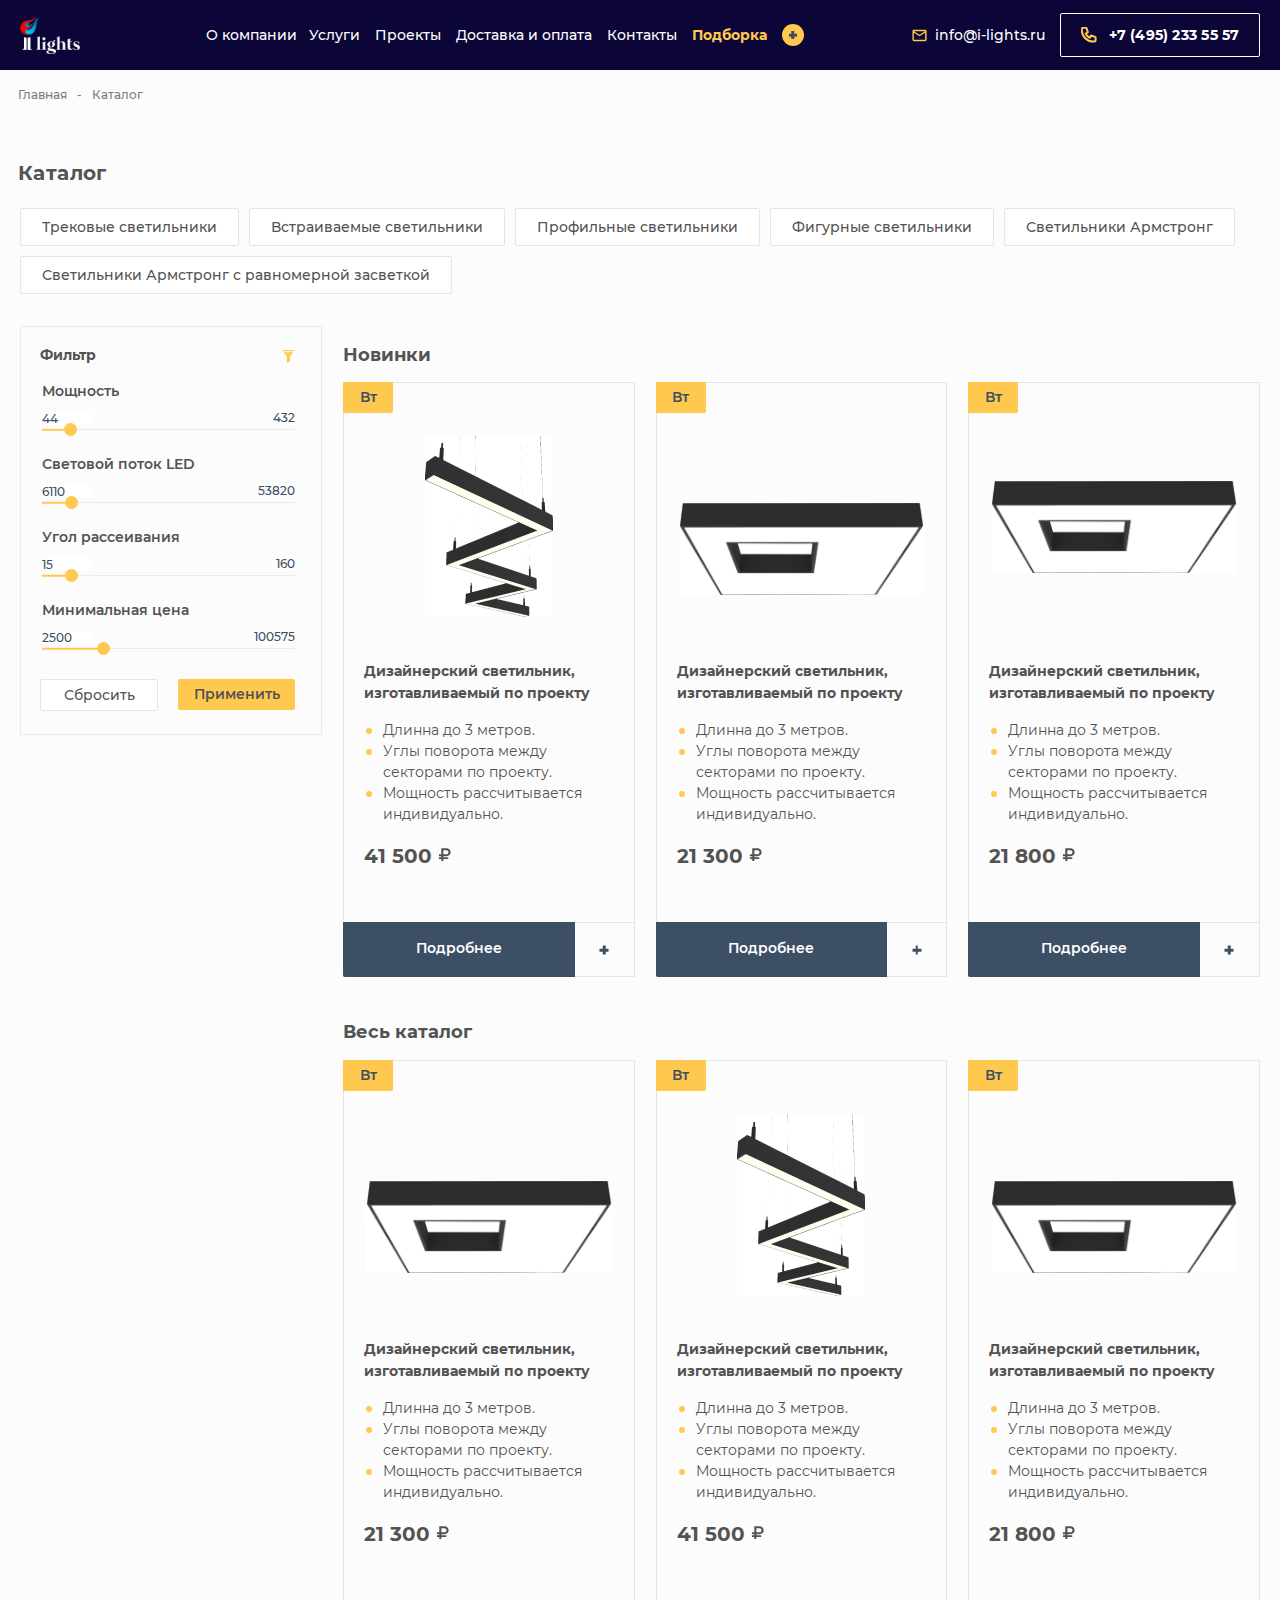
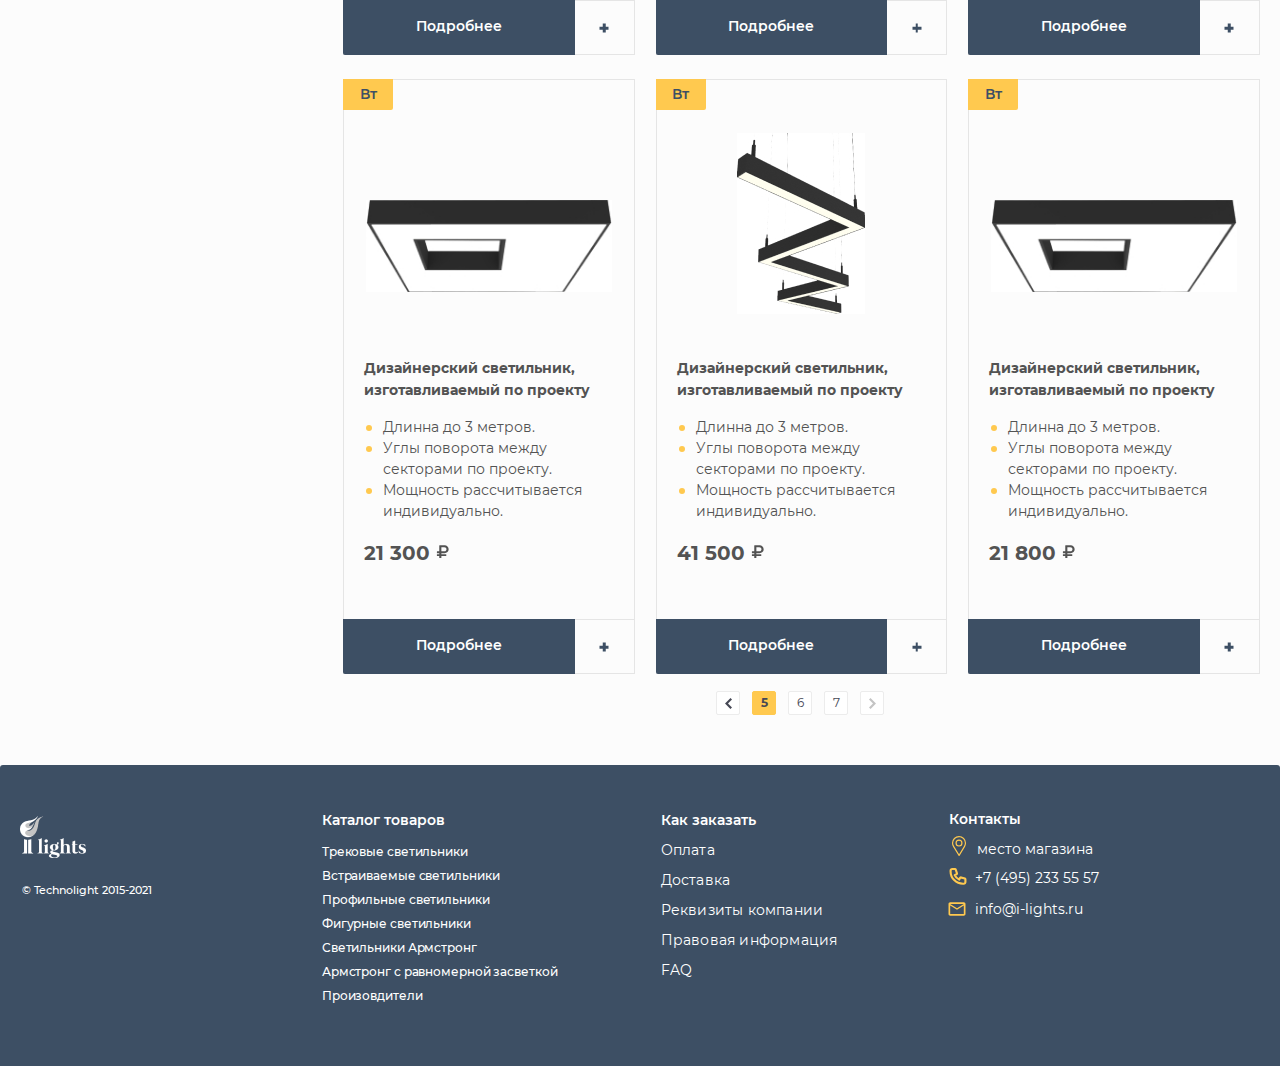
<file: catalog.html>
<!DOCTYPE html>
<html lang="ru">
<head>
  <meta charset="UTF-8">
  <meta name="viewport" content="width=device-width, initial-scale=1.0">
  <meta name="description" content="I-LIGHTS - Ваш надежный партнер в сфере коммерческого освещения с многолетним опытом. Мы предлагаем профессиональные светотехнические решения для магазинов, офисов и развлекательных объектов. От проектирования до поставки, I-LIGHTS обеспечивает качественное освещение из лучших мировых и Российских брендов, улучшая атмосферу рабочих, торговых и предназначенных для отдыха пространств.">
  <link href="/styles/styles.min.css" rel="stylesheet">
  <title>Каталог I-LIGHTS - Эффективные решения</title>
</head>
<body>
  <header class="header header__mb">
    <div class="header__inner container">
      <a class="header__logo" href="index.html">
        <img class="logo" src="./images/logo.webp" 
          alt="Логотип сайта I-LIGHTS - Эффективные решения" width="75" 
            height="48">
      </a>
      <nav class="header__menu">
        <ul class="header__menu-list">
          <li class="header__menu-item">
            <a class="header__menu-link header__menu-link" 
              href="#">О&nbsp;компании</a>
          </li>
          <li class="header__menu-item">
            <a class="header__menu-link" href="#">Услуги</a>
          </li>
          <li class="header__menu-item">
            <a class="header__menu-link" href="#">Проекты</a>
          </li>
          <li class="header__menu-item">
            <a class="header__menu-link" href="#">Доставка и оплата</a>
          </li>
          <li class="header__menu-item">
            <a class="header__menu-link" href="#">Контакты</a>
          </li>
          <li class="header__menu-item link-icon">
            <a class="header__menu-link header__menu-link--big
              link-icon__inner" href="cart.html">
              <span class="link-icon__inner-label 
                link-icon__inner-label--light-yellow">
                Подборка
              </span>
              <span class="link-icon__inner-icon 
                link-icon__inner-icon--hover-bg cross-button">
                <span class="cross-icon cross-icon--very-little"></span>
              </span>
            </a>
          </li>
        </ul>  
      </nav>
      <address class="header__contacts">
        <ul class="header__contacts-list">
          <li class="header__contacts-item">
            <a class="header__email link-icon" 
              href="mailto:info@i-lights.ru">
              <div class="header__email-inner link-icon__inner">
                <svg class="link-icon__inner-icon" width="15" height="13" 
                  xmlns="http://www.w3.org/2000/svg">
                  <path fill-rule="evenodd" clip-rule="evenodd" d="M14.58 2.25c0-.78-.63-1.42-1.41-1.42H1.83C1.05.83.42 1.47.42 2.25v8.5c0 .78.63 1.42 1.41 1.42h11.34c.78 0 1.41-.64 1.41-1.42v-8.5Zm-1.41 0L7.5 5.79 1.83 2.25h11.34Zm0 8.5H1.83V3.67L7.5 7.2l5.67-3.54v7.08Z"/>                
                </svg>            
                <span class="link-icon__inner-label">info@i-lights.ru</span>   
              </div>
            </a>
          </li>
          <li class="header__contacts-item">
            <a class="header__tel link-icon button button--dark-blue
             button--little" href="tel:+74952335557">
              <div class="header__tel-inner link-icon__inner">
                <svg class="link-icon__inner-icon 
                  link-icon__inner-icon--stroke" width="16" height="16" 
                    xmlns="http://www.w3.org/2000/svg">
                    <g clip-path="url(#a)"><path d="M.8 2.33A1.53 1.53 0 0 1 2.33.8h2.52a.77.77 0 0 1 .72.52l1.15 3.45a.77.77 0 0 1-.38.93l-1.73.86a8.47 8.47 0 0 0 4.23 4.23l.86-1.73a.77.77 0 0 1 .93-.38l3.45 1.15a.77.77 0 0 1 .52.72v2.52a1.53 1.53 0 0 1-1.53 1.53h-.77A11.5 11.5 0 0 1 .8 3.1v-.77Z" stroke-width="2" stroke-linecap="round" stroke-linejoin="round"/></g><defs><clipPath id="a"><path d="M0 0h16v16H0z"/></clipPath></defs>
                </svg>
                <span class="link-icon__inner-label">
                  +7 (495) 233 55 57
                </span>
              </div>
            </a>
          </li>
        </ul>
      </address>
      <button class="header__burger-button burger-button reset-button 
        visible-tablet" type="button" onclick="mobileOverlay.showModal()">
        <span class="visually-hidden">Открыть навигационное меню</span>
      </button>
    </div>
  </header>
  <main class="content catalog">
    <nav class="breadcrumbs container catalog__breadcrumbs" 
      aria-label="Хлебные крошки">
      <ul class="breadcrumbs-list">
        <li class="breadcrumbs-item">
          <a class="breadcrumbs-link" href="index.html">
            Главная
          </a>
        </li>
        <li class="breadcrumbs-item">
          <a class="breadcrumbs-link" href="catalog.html" 
            aria-current="page">
            Каталог
          </a>
        </li>
      </ul>
    </nav>
    <h1 class="catalog__title container h2">Каталог</h1>
    <section class="section container catalog__filter-navigation 
      filter-navigation">
      <header class="section__header filter-navigation__header">
        <h2 class="section__header-title filter-navigation__header-title 
          visually-hidden">
          Фильтр товаров по категориям
        </h2>
      </header>
      <form class="section__body filter-navigation__body" action="" method="">
        <ul class="filter-navigation__list scrollbar">
          <li class="filter-navigation__item">
            <button class="filter-navigation__button button button--light 
              reset-button shadow shadow--bottom-light" type="submit" 
                name="category" value="track-lights">
              Трековые светильники
            </button>
          </li>
          <li class="filter-navigation__item">
            <button class="filter-navigation__button button button--light 
              reset-button shadow shadow--bottom-light" type="submit" 
                name="category" value="recessed-lights">
              Встраиваемые светильники
            </button>
          </li>
          <li class="filter-navigation__item">
            <button class="filter-navigation__button button button--light 
              reset-button shadow shadow--bottom-light" type="submit" 
                name="category" value="profile-lights">
              Профильные светильники
            </button>
          </li>
          <li class="filter-navigation__item">
            <button class="filter-navigation__button button button--light 
              reset-button shadow shadow--bottom-light" type="submit" 
                name="category" value="decorative-lights">
              Фигурные светильники
            </button>
          </li>
          <li class="filter-navigation__item">
            <button class="filter-navigation__button button button--light 
              reset-button shadow shadow--bottom-light" type="submit" 
                name="category" value="armstrong-lights">
              Светильники Армстронг
            </button>
          </li>
          <li class="filter-navigation__item">
            <button class="filter-navigation__button button button--light 
              reset-button shadow shadow--bottom-light" type="submit" 
                name="category" 
                  value="armstrong-lights-with-uniform-illumination">
              Светильники Армстронг с равномерной засветкой
            </button>
          </li>
        </ul>
      </form>
    </section>
    <div class="catalog__content-wrapper container">
      <section class="section catalog__filter filter">
        <header class="section__header filter__header">
          <h2 class="section__header-title filter__header-title h3">
            Фильтр
          </h2>
          <button class="filter__overlay-button button button--light 
            reset-button  visible-tablet-s" type="button" 
              aria-label="Открыть диалоговое окно с фильтром" onclick="
              document.getElementById('filterOverlay').style.display='block';">
            Фильтр
          </button>
        </header>
        <form id="filterOverlay" class="section__body filter__body" action="" 
          method="">
          <div class="filter__body-inner">
            <ul class="filter__list">
              <li class="filter__item">
                <div class="input-range">
                  <label class="input-range__label" for="filter-power">
                    Мощность <span class="visually-hidden">до</span>
                  </label>
                  <input class="input-range__control reset-input-range" 
                  id="filter-power" type="range" min="5" max="432" name="power"
                    value="44">
                  <div class="input-range__ranges">
                    <input class="input-range__ranges-min reset-input-number" 
                      type="number" inputmode="numeric" value="44"
                        aria-label="Максимум до">
                    <p class="input-range__ranges-max" tabindex="0">
                      <span class="visually-hidden">Максимум</span>
                      432
                    </p>
                  </div>
                </div>
              </li>
              <li class="filter__item">
                <div class="input-range">
                  <label class="input-range__label" 
                    for="filter-led-luminous-flux">
                    Световой поток LED <span class="visually-hidden">до</span>
                  </label>
                  <input class="input-range__control reset-input-range" 
                    id="filter-led-luminous-flux" type="range" min="1000" 
                      max="53820" name="led-luminous-flux" value="6110">
                  <div class="input-range__ranges">
                    <input class="input-range__ranges-min reset-input-number" 
                      type="number" inputmode="numeric" value="6110" 
                        aria-label="Максимум до" step="5">
                      <p class="input-range__ranges-max" tabindex="0">
                        <span class="visually-hidden">Максимум</span>
                        53820
                      </p>
                  </div>
                </div>
              </li>
              <li class="filter__item">
                <div class="input-range">
                  <label class="input-range__label" 
                    for="filter-dispersion-angle">
                    Угол рассеивания <span class="visually-hidden">до</span>
                  </label>
                  <input class="input-range__control reset-input-range" 
                  id="filter-dispersion-angle" type="range" min="0" max="160" 
                    name="dispersion-angle" value="15">
                  <div class="input-range__ranges">
                    <input class="input-range__ranges-min reset-input-number" 
                      type="number" inputmode="numeric" value="15"  
                        aria-label="Максимум до">
                    <p class="input-range__ranges-max" tabindex="0">
                      <span class="visually-hidden">Максимум</span>
                      160
                    </p>
                </div>
              </li>
              <li class="filter__item">
                <div class="input-range">
                  <label class="input-range__label" for="filter-minimum-price">
                    Минимальная цена <span class="visually-hidden">до</span>
                  </label>
                  <input class="input-range__control reset-input-range" 
                    id="filter-minimum-price" type="range" min="100" max="10575" 
                      name="minimum-price" value="2500">
                  <div class="input-range__ranges">
                    <input class="input-range__ranges-min reset-input-number" 
                      type="number" inputmode="numeric" value="2500" 
                        aria-label="Максимум до">
                    <p class="input-range__ranges-max" tabindex="0">
                      <span class="visually-hidden">Максимум</span>
                      100575
                    </p>
                  </div>
                </div>
              </li>
            </ul>
            <div class="filter__actions">
              <button class="filter__button filter__button-reset reset-button 
              button button--light" type="reset">
                Сбросить
              </button>
              <button class="filter__button filter__button-apply reset-button 
              button button--light-orange" type="submit">
                Применить
              </button>
            </div>
          </div>
        </form>
      </section>
      <div class="catalog__product-sections">
        <section class="section catalog__product-section">
          <header class="section__header catalog__product-section-header">
            <h2 class="section__header-title section__header-title--little-lh
              catalog__product-section-title">
              Новинки
            </h2>
          </header>
          <div class="section__body">
            <ul class="catalog__product-section-list grid grid--3">
              <li class="catalog__product-section-item">
                <article class="product-card product-card--elongated-mb">
                  <div class="product-card__header">
                    <p class="product-card__header-watts">
                      Вт
                    </p>
                    <img class="product-card__header-image" alt="Дизайнерский
                      светильник" src="images/new-items/2.webp" width="128" 
                        height="181">
                  </div>
                  <div class="product-card__body">
                    <h3 class="product-card__body-title h4">
                      Дизайнерский светильник, изготавливаемый по проекту
                    </h3>
                    <ul class="product-card__body-list hidden-tablet-s">
                      <li class="product-card__body-item">
                        Длинна до 3 метров.
                      </li>
                      <li class="product-card__body-item">
                        Углы поворота между секторами по проекту.
                      </li>
                      <li class="product-card__body-item">
                        Мощность рассчитывается индивидуально.
                      </li>
                    </ul>
                    <p class="product-card__body-price">
                      41 500
                      <svg class="product-card__body-price-currency" width="13" 
                        height="14" viewBox="0 0 13 14" fill="none" xmlns="http://www.w3.org/2000/svg">
                        <path d="M1.2 11.03h2.06v1.74a.28.28 0 0 0 .3.3h1.52a.3.3 0 0 0 .21-.09.27.27 0 0 0 .09-.2v-1.75H10c.09 0 .16-.02.21-.08a.28.28 0 0 0 .08-.2V9.57a.28.28 0 0 0-.29-.29H5.38V8.22H8.5c1.22 0 2.22-.37 3-1.1a3.76 3.76 0 0 0 1.15-2.86c0-1.16-.39-2.11-1.16-2.85a4.17 4.17 0 0 0-3-1.1H3.56a.29.29 0 0 0-.2.08.28.28 0 0 0-.1.2v5.7H1.2a.28.28 0 0 0-.2.09.28.28 0 0 0-.09.2v1.35a.28.28 0 0 0 .3.3h2.05v1.06H1.2a.28.28 0 0 0-.3.29v1.16a.28.28 0 0 0 .3.3Zm4.18-8.8H8.3c.65 0 1.17.2 1.57.57.4.37.6.86.6 1.46s-.2 1.1-.6 1.47c-.4.38-.92.56-1.57.56H5.38V2.23Z" fill="#535353"/>
                      </svg>                
                    </p>
                  </div>
                  <div class="product-card__footer">
                    <a class="product-card__footer-link button" href="#">
                      Подробнее
                    </a>
                    <form class="product-card__footer-form" method="" action="">
                      <button class="product-card__footer-button reset-button" 
                        type="submit">
                        <span class="visually-hidden">
                          Добавить в подборку
                        </span>
                        <span 
                          class="product-card__footer-button-icon cross-icon">
                        </span>
                      </button>
                    </form>
                  </div>
                </article>
              </li>
              <li class="catalog__product-section-item">
                <article class="product-card product-card--elongated-mb
                  product-card--wide-image">
                  <div class="product-card__header">
                    <p class="product-card__header-watts">
                      Вт
                    </p>
                    <img class="product-card__header-image" alt="Дизайнерский
                      светильник" src="images/new-items/1.webp" width="256" 
                        height="96">
                  </div>
                  <div class="product-card__body">
                    <h3 class="product-card__body-title h4">
                      Дизайнерский светильник, изготавливаемый по проекту
                    </h3>
                    <ul class="product-card__body-list hidden-tablet-s">
                      <li class="product-card__body-item">
                        Длинна до 3 метров.
                      </li>
                      <li class="product-card__body-item">
                        Углы поворота между секторами по проекту.
                      </li>
                      <li class="product-card__body-item">
                        Мощность рассчитывается индивидуально.
                      </li>
                    </ul>
                    <p class="product-card__body-price">
                      21 300
                      <svg class="product-card__body-price-currency" width="13" 
                        height="14" viewBox="0 0 13 14" fill="none" xmlns="http://www.w3.org/2000/svg">
                        <path d="M1.2 11.03h2.06v1.74a.28.28 0 0 0 .3.3h1.52a.3.3 0 0 0 .21-.09.27.27 0 0 0 .09-.2v-1.75H10c.09 0 .16-.02.21-.08a.28.28 0 0 0 .08-.2V9.57a.28.28 0 0 0-.29-.29H5.38V8.22H8.5c1.22 0 2.22-.37 3-1.1a3.76 3.76 0 0 0 1.15-2.86c0-1.16-.39-2.11-1.16-2.85a4.17 4.17 0 0 0-3-1.1H3.56a.29.29 0 0 0-.2.08.28.28 0 0 0-.1.2v5.7H1.2a.28.28 0 0 0-.2.09.28.28 0 0 0-.09.2v1.35a.28.28 0 0 0 .3.3h2.05v1.06H1.2a.28.28 0 0 0-.3.29v1.16a.28.28 0 0 0 .3.3Zm4.18-8.8H8.3c.65 0 1.17.2 1.57.57.4.37.6.86.6 1.46s-.2 1.1-.6 1.47c-.4.38-.92.56-1.57.56H5.38V2.23Z" fill="#535353"/>
                      </svg>                     
                    </p>
                  </div>
                  <div class="product-card__footer">
                    <a class="product-card__footer-link button" href="#">
                      Подробнее
                    </a>
                    <form class="product-card__footer-form" method="" action="">
                      <button class="product-card__footer-button reset-button" 
                        type="submit">
                        <span class="visually-hidden">
                          Добавить в подборку
                        </span>
                        <span class="product-card__footer-button-icon 
                          cross-icon">
                        </span>
                      </button>
                    </form>
                  </div>
                </article>
              </li>
              <li class="catalog__product-section-item">
                <article class="product-card product-card--elongated-mb">
                  <div class="product-card__header">
                    <p class="product-card__header-watts">
                      Вт
                    </p>
                    <img class="product-card__header-image" alt="Дизайнерский
                      светильник" src="images/new-items/1.webp" width="256" 
                        height="96">
                  </div>
                  <div class="product-card__body">
                    <h3 class="product-card__body-title h4">
                      Дизайнерский светильник, изготавливаемый по проекту
                    </h3>
                    <ul class="product-card__body-list hidden-tablet-s">
                      <li class="product-card__body-item">
                        Длинна до 3 метров.
                      </li>
                      <li class="product-card__body-item">
                        Углы поворота между секторами по проекту.
                      </li>
                      <li class="product-card__body-item">
                        Мощность рассчитывается индивидуально.
                      </li>
                    </ul>
                    <p class="product-card__body-price">
                      21 800
                      <svg class="product-card__body-price-currency" width="13" 
                        height="14" viewBox="0 0 13 14" fill="none" xmlns="http://www.w3.org/2000/svg">
                        <path d="M1.2 11.03h2.06v1.74a.28.28 0 0 0 .3.3h1.52a.3.3 0 0 0 .21-.09.27.27 0 0 0 .09-.2v-1.75H10c.09 0 .16-.02.21-.08a.28.28 0 0 0 .08-.2V9.57a.28.28 0 0 0-.29-.29H5.38V8.22H8.5c1.22 0 2.22-.37 3-1.1a3.76 3.76 0 0 0 1.15-2.86c0-1.16-.39-2.11-1.16-2.85a4.17 4.17 0 0 0-3-1.1H3.56a.29.29 0 0 0-.2.08.28.28 0 0 0-.1.2v5.7H1.2a.28.28 0 0 0-.2.09.28.28 0 0 0-.09.2v1.35a.28.28 0 0 0 .3.3h2.05v1.06H1.2a.28.28 0 0 0-.3.29v1.16a.28.28 0 0 0 .3.3Zm4.18-8.8H8.3c.65 0 1.17.2 1.57.57.4.37.6.86.6 1.46s-.2 1.1-.6 1.47c-.4.38-.92.56-1.57.56H5.38V2.23Z" fill="#535353"/>
                      </svg>                     
                    </p>
                  </div>
                  <div class="product-card__footer">
                    <a class="product-card__footer-link button" href="#">
                      Подробнее
                    </a>
                    <form class="product-card__footer-form" method="" action="">
                      <button class="product-card__footer-button reset-button" 
                        type="submit">
                        <span class="visually-hidden">
                          Добавить в подборку
                        </span>
                        <span class="product-card__footer-button-icon cross-icon">
                        </span>
                      </button>
                    </form>
                  </div>
                </article>
              </li>
            </ul>
          </div>
        </section>
        <section class="section catalog__product-section">
          <header class="section__header catalog__product-section-header
            section catalog__product-section-header--big-margin">
            <h2 class="section__header-title section__header-title--little-lh
              catalog__product-section-title">
              Весь каталог
            </h2>
          </header>
          <div class="section__body">
            <ul class="catalog__product-section-list grid grid--3">
              <li class="catalog__product-section-item">
                <article class="product-card product-card--elongated-mb 
                  product-card--wide-image">
                  <div class="product-card__header">
                    <p class="product-card__header-watts">
                      Вт
                    </p>
                    <img class="product-card__header-image" alt="Дизайнерский
                      светильник" src="images/new-items/1.webp" width="256" 
                        height="96" loading="lazy">
                  </div>
                  <div class="product-card__body">
                    <h3 class="product-card__body-title h4">
                      Дизайнерский светильник, изготавливаемый по проекту
                    </h3>
                    <ul class="product-card__body-list hidden-tablet-s">
                      <li class="product-card__body-item">
                        Длинна до 3 метров.
                      </li>
                      <li class="product-card__body-item">
                        Углы поворота между секторами по проекту.
                      </li>
                      <li class="product-card__body-item">
                        Мощность рассчитывается индивидуально.
                      </li>
                    </ul>
                    <p class="product-card__body-price">
                      21 300
                      <svg class="product-card__body-price-currency" width="13" 
                        height="14" viewBox="0 0 13 14" fill="none" xmlns="http://www.w3.org/2000/svg">
                        <path d="M1.2 11.03h2.06v1.74a.28.28 0 0 0 .3.3h1.52a.3.3 0 0 0 .21-.09.27.27 0 0 0 .09-.2v-1.75H10c.09 0 .16-.02.21-.08a.28.28 0 0 0 .08-.2V9.57a.28.28 0 0 0-.29-.29H5.38V8.22H8.5c1.22 0 2.22-.37 3-1.1a3.76 3.76 0 0 0 1.15-2.86c0-1.16-.39-2.11-1.16-2.85a4.17 4.17 0 0 0-3-1.1H3.56a.29.29 0 0 0-.2.08.28.28 0 0 0-.1.2v5.7H1.2a.28.28 0 0 0-.2.09.28.28 0 0 0-.09.2v1.35a.28.28 0 0 0 .3.3h2.05v1.06H1.2a.28.28 0 0 0-.3.29v1.16a.28.28 0 0 0 .3.3Zm4.18-8.8H8.3c.65 0 1.17.2 1.57.57.4.37.6.86.6 1.46s-.2 1.1-.6 1.47c-.4.38-.92.56-1.57.56H5.38V2.23Z" fill="#535353"/>
                      </svg>                     
                    </p>
                  </div>
                  <div class="product-card__footer">
                    <a class="product-card__footer-link button" href="#">
                      Подробнее
                    </a>
                    <form class="product-card__footer-form" method="" action="">
                      <button class="product-card__footer-button reset-button" 
                        type="submit">
                        <span class="visually-hidden">
                          Добавить в подборку
                        </span>
                        <span class="product-card__footer-button-icon 
                          cross-icon">
                        </span>
                      </button>
                    </form>
                  </div>
                </article>
              </li>
              <li class="catalog__product-section-item">
                <article class="product-card product-card--elongated-mb">
                  <div class="product-card__header">
                    <p class="product-card__header-watts">
                      Вт
                    </p>
                    <img class="product-card__header-image" alt="Дизайнерский
                      светильник" src="images/new-items/2.webp" width="128" 
                        height="181" loading="lazy">
                  </div>
                  <div class="product-card__body">
                    <h3 class="product-card__body-title h4">
                      Дизайнерский светильник, изготавливаемый по проекту
                    </h3>
                    <ul class="product-card__body-list hidden-tablet-s">
                      <li class="product-card__body-item">
                        Длинна до 3 метров.
                      </li>
                      <li class="product-card__body-item">
                        Углы поворота между секторами по проекту.
                      </li>
                      <li class="product-card__body-item">
                        Мощность рассчитывается индивидуально.
                      </li>
                    </ul>
                    <p class="product-card__body-price">
                      41 500
                      <svg class="product-card__body-price-currency" width="13" 
                        height="14" viewBox="0 0 13 14" fill="none" xmlns="http://www.w3.org/2000/svg">
                        <path d="M1.2 11.03h2.06v1.74a.28.28 0 0 0 .3.3h1.52a.3.3 0 0 0 .21-.09.27.27 0 0 0 .09-.2v-1.75H10c.09 0 .16-.02.21-.08a.28.28 0 0 0 .08-.2V9.57a.28.28 0 0 0-.29-.29H5.38V8.22H8.5c1.22 0 2.22-.37 3-1.1a3.76 3.76 0 0 0 1.15-2.86c0-1.16-.39-2.11-1.16-2.85a4.17 4.17 0 0 0-3-1.1H3.56a.29.29 0 0 0-.2.08.28.28 0 0 0-.1.2v5.7H1.2a.28.28 0 0 0-.2.09.28.28 0 0 0-.09.2v1.35a.28.28 0 0 0 .3.3h2.05v1.06H1.2a.28.28 0 0 0-.3.29v1.16a.28.28 0 0 0 .3.3Zm4.18-8.8H8.3c.65 0 1.17.2 1.57.57.4.37.6.86.6 1.46s-.2 1.1-.6 1.47c-.4.38-.92.56-1.57.56H5.38V2.23Z" fill="#535353"/>
                      </svg>                
                    </p>
                  </div>
                  <div class="product-card__footer">
                    <a class="product-card__footer-link button" href="#">
                      Подробнее
                    </a>
                    <form class="product-card__footer-form" method="" action="">
                      <button class="product-card__footer-button reset-button" 
                        type="submit">
                        <span class="visually-hidden">
                          Добавить в подборку
                        </span>
                        <span class="product-card__footer-button-icon 
                          cross-icon">
                        </span>
                      </button>
                    </form>
                  </div>
                </article>
              </li>
              <li class="catalog__product-section-item">
                <article class="product-card product-card--elongated-mb
                  product-card--wide-image">
                  <div class="product-card__header">
                    <p class="product-card__header-watts">
                      Вт
                    </p>
                    <img class="product-card__header-image" alt="Дизайнерский
                      светильник" src="images/new-items/1.webp" width="256" 
                        height="96" loading="lazy">
                  </div>
                  <div class="product-card__body">
                    <h3 class="product-card__body-title h4">
                      Дизайнерский светильник, изготавливаемый по проекту
                    </h3>
                    <ul class="product-card__body-list hidden-tablet-s">
                      <li class="product-card__body-item">
                        Длинна до 3 метров.
                      </li>
                      <li class="product-card__body-item">
                        Углы поворота между секторами по проекту.
                      </li>
                      <li class="product-card__body-item">
                        Мощность рассчитывается индивидуально.
                      </li>
                    </ul>
                    <p class="product-card__body-price">
                      21 800
                      <svg class="product-card__body-price-currency" width="13" 
                        height="14" viewBox="0 0 13 14" fill="none" xmlns="http://www.w3.org/2000/svg">
                        <path d="M1.2 11.03h2.06v1.74a.28.28 0 0 0 .3.3h1.52a.3.3 0 0 0 .21-.09.27.27 0 0 0 .09-.2v-1.75H10c.09 0 .16-.02.21-.08a.28.28 0 0 0 .08-.2V9.57a.28.28 0 0 0-.29-.29H5.38V8.22H8.5c1.22 0 2.22-.37 3-1.1a3.76 3.76 0 0 0 1.15-2.86c0-1.16-.39-2.11-1.16-2.85a4.17 4.17 0 0 0-3-1.1H3.56a.29.29 0 0 0-.2.08.28.28 0 0 0-.1.2v5.7H1.2a.28.28 0 0 0-.2.09.28.28 0 0 0-.09.2v1.35a.28.28 0 0 0 .3.3h2.05v1.06H1.2a.28.28 0 0 0-.3.29v1.16a.28.28 0 0 0 .3.3Zm4.18-8.8H8.3c.65 0 1.17.2 1.57.57.4.37.6.86.6 1.46s-.2 1.1-.6 1.47c-.4.38-.92.56-1.57.56H5.38V2.23Z" fill="#535353"/>
                      </svg>                     
                    </p>
                  </div>
                  <div class="product-card__footer">
                    <a class="product-card__footer-link button" href="#">
                      Подробнее
                    </a>
                    <form class="product-card__footer-form" method="" action="">
                      <button class="product-card__footer-button reset-button" 
                        type="submit">
                        <span class="visually-hidden">
                          Добавить в подборку
                        </span>
                        <span class="product-card__footer-button-icon 
                          cross-icon">
                        </span>
                      </button>
                    </form>
                  </div>
                </article>
              </li>
              <li class="catalog__product-section-item">
                <article class="product-card product-card--elongated-mb
                  product-card--wide-image">
                  <div class="product-card__header">
                    <p class="product-card__header-watts">
                      Вт
                    </p>
                    <img class="product-card__header-image" alt="Дизайнерский
                      светильник" src="images/new-items/1.webp" width="256" 
                        height="96" loading="lazy">
                  </div>
                  <div class="product-card__body">
                    <h3 class="product-card__body-title h4">
                      Дизайнерский светильник, изготавливаемый по проекту
                    </h3>
                    <ul class="product-card__body-list hidden-tablet-s">
                      <li class="product-card__body-item">
                        Длинна до 3 метров.
                      </li>
                      <li class="product-card__body-item">
                        Углы поворота между секторами по проекту.
                      </li>
                      <li class="product-card__body-item">
                        Мощность рассчитывается индивидуально.
                      </li>
                    </ul>
                    <p class="product-card__body-price">
                      21 300
                      <svg class="product-card__body-price-currency" width="13" 
                        height="14" viewBox="0 0 13 14" fill="none" xmlns="http://www.w3.org/2000/svg">
                        <path d="M1.2 11.03h2.06v1.74a.28.28 0 0 0 .3.3h1.52a.3.3 0 0 0 .21-.09.27.27 0 0 0 .09-.2v-1.75H10c.09 0 .16-.02.21-.08a.28.28 0 0 0 .08-.2V9.57a.28.28 0 0 0-.29-.29H5.38V8.22H8.5c1.22 0 2.22-.37 3-1.1a3.76 3.76 0 0 0 1.15-2.86c0-1.16-.39-2.11-1.16-2.85a4.17 4.17 0 0 0-3-1.1H3.56a.29.29 0 0 0-.2.08.28.28 0 0 0-.1.2v5.7H1.2a.28.28 0 0 0-.2.09.28.28 0 0 0-.09.2v1.35a.28.28 0 0 0 .3.3h2.05v1.06H1.2a.28.28 0 0 0-.3.29v1.16a.28.28 0 0 0 .3.3Zm4.18-8.8H8.3c.65 0 1.17.2 1.57.57.4.37.6.86.6 1.46s-.2 1.1-.6 1.47c-.4.38-.92.56-1.57.56H5.38V2.23Z" fill="#535353"/>
                      </svg>                     
                    </p>
                  </div>
                  <div class="product-card__footer">
                    <a class="product-card__footer-link button" href="#">
                      Подробнее
                    </a>
                    <form class="product-card__footer-form" method="" action="">
                      <button class="product-card__footer-button reset-button" 
                        type="submit">
                        <span class="visually-hidden">
                          Добавить в подборку
                        </span>
                        <span class="product-card__footer-button-icon 
                          cross-icon">
                        </span>
                      </button>
                    </form>
                  </div>
                </article>
              </li>
              <li class="catalog__product-section-item">
                <article class="product-card product-card--elongated-mb
                  hidden-mobile">
                  <div class="product-card__header">
                    <p class="product-card__header-watts">
                      Вт
                    </p>
                    <img class="product-card__header-image" alt="Дизайнерский
                      светильник" src="images/new-items/2.webp" width="128" 
                        height="181" loading="lazy">
                  </div>
                  <div class="product-card__body">
                    <h3 class="product-card__body-title h4">
                      Дизайнерский светильник, изготавливаемый по проекту
                    </h3>
                    <ul class="product-card__body-list hidden-tablet-s">
                      <li class="product-card__body-item">
                        Длинна до 3 метров.
                      </li>
                      <li class="product-card__body-item">
                        Углы поворота между секторами по проекту.
                      </li>
                      <li class="product-card__body-item">
                        Мощность рассчитывается индивидуально.
                      </li>
                    </ul>
                    <p class="product-card__body-price">
                      41 500
                      <svg class="product-card__body-price-currency" width="13" 
                        height="14" viewBox="0 0 13 14" fill="none" xmlns="http://www.w3.org/2000/svg">
                        <path d="M1.2 11.03h2.06v1.74a.28.28 0 0 0 .3.3h1.52a.3.3 0 0 0 .21-.09.27.27 0 0 0 .09-.2v-1.75H10c.09 0 .16-.02.21-.08a.28.28 0 0 0 .08-.2V9.57a.28.28 0 0 0-.29-.29H5.38V8.22H8.5c1.22 0 2.22-.37 3-1.1a3.76 3.76 0 0 0 1.15-2.86c0-1.16-.39-2.11-1.16-2.85a4.17 4.17 0 0 0-3-1.1H3.56a.29.29 0 0 0-.2.08.28.28 0 0 0-.1.2v5.7H1.2a.28.28 0 0 0-.2.09.28.28 0 0 0-.09.2v1.35a.28.28 0 0 0 .3.3h2.05v1.06H1.2a.28.28 0 0 0-.3.29v1.16a.28.28 0 0 0 .3.3Zm4.18-8.8H8.3c.65 0 1.17.2 1.57.57.4.37.6.86.6 1.46s-.2 1.1-.6 1.47c-.4.38-.92.56-1.57.56H5.38V2.23Z" fill="#535353"/>
                      </svg>                
                    </p>
                  </div>
                  <div class="product-card__footer">
                    <a class="product-card__footer-link button" href="#">
                      Подробнее
                    </a>
                    <form class="product-card__footer-form" method="" action="">
                      <button class="product-card__footer-button reset-button" 
                        type="submit">
                        <span class="visually-hidden">
                          Добавить в подборку
                        </span>
                        <span class="product-card__footer-button-icon 
                          cross-icon">
                        </span>
                      </button>
                    </form>
                  </div>
                </article>
              </li>
              <li class="catalog__product-section-item">
                <article class="product-card product-card--elongated-mb 
                  product-card--wide-image hidden-mobile">
                  <div class="product-card__header">
                    <p class="product-card__header-watts">
                      Вт
                    </p>
                    <img class="product-card__header-image" alt="Дизайнерский
                      светильник" src="images/new-items/1.webp" width="256" 
                        height="96" loading="lazy">
                  </div>
                  <div class="product-card__body">
                    <h3 class="product-card__body-title h4">
                      Дизайнерский светильник, изготавливаемый по проекту
                    </h3>
                    <ul class="product-card__body-list hidden-tablet-s">
                      <li class="product-card__body-item">
                        Длинна до 3 метров.
                      </li>
                      <li class="product-card__body-item">
                        Углы поворота между секторами по проекту.
                      </li>
                      <li class="product-card__body-item">
                        Мощность рассчитывается индивидуально.
                      </li>
                    </ul>
                    <p class="product-card__body-price">
                      21 800
                      <svg class="product-card__body-price-currency" width="13" 
                        height="14" viewBox="0 0 13 14" fill="none" xmlns="http://www.w3.org/2000/svg">
                        <path d="M1.2 11.03h2.06v1.74a.28.28 0 0 0 .3.3h1.52a.3.3 0 0 0 .21-.09.27.27 0 0 0 .09-.2v-1.75H10c.09 0 .16-.02.21-.08a.28.28 0 0 0 .08-.2V9.57a.28.28 0 0 0-.29-.29H5.38V8.22H8.5c1.22 0 2.22-.37 3-1.1a3.76 3.76 0 0 0 1.15-2.86c0-1.16-.39-2.11-1.16-2.85a4.17 4.17 0 0 0-3-1.1H3.56a.29.29 0 0 0-.2.08.28.28 0 0 0-.1.2v5.7H1.2a.28.28 0 0 0-.2.09.28.28 0 0 0-.09.2v1.35a.28.28 0 0 0 .3.3h2.05v1.06H1.2a.28.28 0 0 0-.3.29v1.16a.28.28 0 0 0 .3.3Zm4.18-8.8H8.3c.65 0 1.17.2 1.57.57.4.37.6.86.6 1.46s-.2 1.1-.6 1.47c-.4.38-.92.56-1.57.56H5.38V2.23Z" fill="#535353"/>
                      </svg>                     
                    </p>
                  </div>
                  <div class="product-card__footer">
                    <a class="product-card__footer-link button" href="#">
                      Подробнее
                    </a>
                    <form class="product-card__footer-form" method="" action="">
                      <button class="product-card__footer-button reset-button" 
                        type="submit">
                        <span class="visually-hidden">
                          Добавить в подборку
                        </span>
                        <span class="product-card__footer-button-icon 
                          cross-icon">
                        </span>
                      </button>
                    </form>
                  </div>
                </article>
              </li>
            </ul>
          </div>
        </section>
      </div>
    </div>
    <div class="catalog__pagination pagination hidden-tablet-s container">
      <button class="pagination__button pagination-button reset-button" 
        type="button">
        <span class="visually-hidden">Предыдущая страница</span>
        <svg class="slider__button-icon pagination-button__icon" 
          width="7" height="11" fill="none" 
          xmlns="http://www.w3.org/2000/svg">
          <path fill-rule="evenodd" clip-rule="evenodd" d="M0 5.5 5.5 0 7 1.5l-4 4 4 4L5.4 11 0 5.5Z" fill="#fff"/>
        </svg>
      </button>
      <ul class="pagination__list">
        <li class="pagination__item">
          <a class="pagination__link pagination__link--current 
            pagination-button pagination-button--current">
            5
          </a>
        </li>
        <li class="pagination__item">
          <a class="pagination__link pagination-button" href="#">
            6
          </a>
        </li>
        <li class="pagination__item">
          <a class="pagination__link pagination-button" href="#">
            7
          </a>
        </li>
      </ul>
      <button class="pagination__button pagination-button reset-button" 
        type="button" disabled>
      <span class="visually-hidden">Следующая страница</span>
      <svg class="slider__button-icon pagination-button__icon
      pagination-button__icon--to-right" 
        width="7" height="11" fill="none" 
        xmlns="http://www.w3.org/2000/svg">
        <path fill-rule="evenodd" clip-rule="evenodd" d="M0 5.5 5.5 0 7 1.5l-4 4 4 4L5.4 11 0 5.5Z" fill="#fff"/>
      </svg>
    </button>
    </div>
  </main>
  <footer class="footer">
    <div class="footer__inner container"> 
      <a class="footer__logo" href="index.html">
        <img class="logo footer__logo-image" src="./images/logo-white.webp" 
          alt="Логотип сайта I-LIGHTS - Эффективные решения" width="66" 
            height="42" loading="lazy">
      </a>
      <p class="footer__copyright">
        <span>©&nbsp;Technolight </span><!--
        --><time datetime="2015-01-01">2015</time><!--
        --><span>-</span><!--
        --><time datetime="2021-12-31">2021</time>
      </p>
      <dl class="footer__navigation">
        <div class="footer__navigation-block footer__catalog"> 
          <dt class="footer__navigation-title footer__catalog-title">
            <a class="footer__navigation-link" href="catalog.html">
              Каталог товаров
            </a>
          </dt>
          <dd class="footer__navigation-description 
            footer__catalog-description">
            <ul class="footer__navigation-list footer__catalog-list">
              <li class="footer__navigation-item">
                <a class="footer__navigation-link" href="#">
                  Трековые светильники
                </a>
              </li>
              <li class="footer__navigation-item">
                <a class="footer__navigation-link" href="#">
                  Встраиваемые светильники
                </a>
              </li>
              <li class="footer__navigation-item">
                <a class="footer__navigation-link" href="#">
                  Профильные светильники
                </a>
              </li>
              <li class="footer__navigation-item">
                <a class="footer__navigation-link" href="#">
                  Фигурные светильники
                </a>
              </li>
              <li class="footer__navigation-item">
                <a class="footer__navigation-link" href="#">
                  Светильники Армстронг
                </a>
              </li>
              <li class="footer__navigation-item">
                <a class="footer__navigation-link" href="#">
                  Армстронг с равномерной засветкой
                </a>
              </li>
              <li class="footer__navigation-item">
                <a class="footer__navigation-link" href="#">
                  Произовдители
                </a>
              </li>
            </ul>
          </dd>
        </div>
        <div class="footer__navigation-block footer__ordering"> 
          <dt class="footer__navigation-title footer__ordering-title">
            <a class="footer__navigation-link" href="#">
              Как заказать
            </a>
          </dt>
          <dd class="footer__navigation-description 
            footer__navigation-description">
            <ul class="footer__navigation-list footer__ordering-list">
              <li class="footer__navigation-item">
                <a class="footer__navigation-link" href="#">
                  Оплата
                </a>
              </li>
              <li class="footer__navigation-item">
                <a class="footer__navigation-link" href="#">
                  Доставка
                </a>
              </li>
              <li class="footer__navigation-item">
                <a class="footer__navigation-link" href="#">
                  Реквизиты компании
                </a>
              </li>
              <li class="footer__navigation-item">
                <a class="footer__navigation-link" href="#">
                  Правовая информация
                </a>
              </li>
              <li class="footer__navigation-item">
                <a class="footer__navigation-link" href="#">
                  FAQ
                </a>
              </li>
            </ul>
          </dd>
        </div>
        <div class="footer__navigation-block footer__contacts"> 
          <dt class="footer__navigation-title footer__contacts-title">
            <a class="footer__navigation-link" href="#">
              Контакты
            </a>
          </dt>
          <dd class="footer__navigation-description 
            footer__contacts-description">
            <address class="footer__address">
              <ul class="footer__navigation-list footer__contacts-list">
                <li class="footer__navigation-item">
                  <a class="footer__address-link footer__address-link--place
                    link-icon" href="#">
                    <div class="link-icon__inner"> 
                      <svg class="footer__address-icon 
                        footer__address-icon--place link-icon__inner-icon  
                          link-icon__inner-icon--light-orange" width="20" 
                            height="20" xmlns="http://www.w3.org/2000/svg">
                          <path d="M10 0a7.04 7.04 0 0 0-7.031 7.031c0 1.31.363 2.589 1.05 3.698l5.58 8.994a.586.586 0 0 0 .499.277h.004a.586.586 0 0 0 .498-.285l5.44-9.081a7.023 7.023 0 0 0 .991-3.603A7.04 7.04 0 0 0 10 0Zm5.034 10.032-4.945 8.256-5.075-8.177a5.852 5.852 0 0 1-.881-3.08A5.88 5.88 0 0 1 10 1.164c3.23 0 5.863 2.636 5.863 5.867 0 1.06-.29 2.097-.83 3.001Z" fill="#F3A800"/><path d="M10 3.516A3.52 3.52 0 0 0 6.484 7.03 3.511 3.511 0 0 0 10 10.547a3.509 3.509 0 0 0 3.516-3.516A3.52 3.52 0 0 0 10 3.516Zm0 5.867A2.353 2.353 0 0 1 7.648 7.03 2.36 2.36 0 0 1 10 4.68a2.357 2.357 0 0 1 2.348 2.351A2.349 2.349 0 0 1 10 9.383Z"/>
                      </svg>
                      <span class="link-icon__inner-label">
                        Место магазина 
                      </span>
                    </div>
                  </a>
                </li>
                <li class="footer__navigation-item">
                  <a class="footer__address-link footer__address-link--tel 
                    link-icon" href="tel:+74952335557">
                    <div class="link-icon__inner"> 
                      <svg class="link-icon__inner-icon footer__address-icon
                        footer__address-icon--tel link-icon__inner-icon--stroke 
                          link-icon__inner-icon--light-orange" width="18" 
                            height="18" viewBox="0 0 16 17" xmlns="http://www.w3.org/2000/svg">
                        <path d="M1 3.43975C1 3.03091 1.16389 2.6388 1.45561 2.34971C1.74733 2.0606 2.143 1.89819 2.55556 1.89819H5.10667C5.26984 1.89831 5.42884 1.94929 5.56117 2.04391C5.69349 2.13852 5.79244 2.27199 5.844 2.42541L7.00911 5.88852C7.06814 6.06452 7.06116 6.25571 6.98944 6.42702C6.91773 6.59833 6.78608 6.73827 6.61867 6.82116L4.86322 7.69214C5.72369 9.57942 7.24902 11.091 9.15344 11.9438L10.0323 10.2041C10.116 10.0382 10.2572 9.90773 10.4301 9.83663C10.6029 9.76561 10.7959 9.75869 10.9734 9.81716L14.468 10.9718C14.6229 11.023 14.7577 11.1211 14.8532 11.2524C14.9487 11.3837 15 11.5414 15 11.7033V14.2306C15 14.6395 14.8361 15.0316 14.5444 15.3207C14.2527 15.6098 13.857 15.7722 13.4444 15.7722H12.6667C6.22356 15.7722 1 10.5956 1 4.21053V3.43975Z" stroke="#F3A800" stroke-width="2" stroke-linecap="round" stroke-linejoin="round" />
                      </svg> 
                      <span class="link-icon__inner-label">
                        +7 (495) 233 55 57
                      </span>
                    </div>
                  </a>
                </li>
                <li class="footer__navigation-item">
                  <a class="footer__address-link footer__address-link--mail
                    link-icon" href="mailto:info@i-lights.ru">
                    <div class="link-icon__inner">
                      <svg class="link-icon__inner-icon footer__address-icon
                        footer__address-icon--mail" viewBox="0 0 15 13" 
                          width="18" height="16" 
                            xmlns="http://www.w3.org/2000/svg">
                        <path fill-rule="evenodd" clip-rule="evenodd" d="M14.58 2.25c0-.78-.63-1.42-1.41-1.42H1.83C1.05.83.42 1.47.42 2.25v8.5c0 .78.63 1.42 1.41 1.42h11.34c.78 0 1.41-.64 1.41-1.42v-8.5Zm-1.41 0L7.5 5.79 1.83 2.25h11.34Zm0 8.5H1.83V3.67L7.5 7.2l5.67-3.54v7.08Z"/>
                      </svg> 
                      <span class="link-icon__inner-label">
                        info@i-lights.ru
                      </span> 
                    </div>
                  </a>
                </li>
              </ul>
            </address>
          </dd>
        </div>
      </dl>
    </div>
  </footer>
  <dialog id="mobileOverlay" class="mobile-overlay visible-tablet">
    <form class="mobile-overlay__close-button-wrapper" method="dialog">
      <button class="mobile-overlay__close-button cross-button 
        cross-button--rotated reset-button" type="submit">
        <span class="cross-icon cross-icon--big"></span>
        <span class="visually-hidden">
          Закрыть навигационное меню
        </span>
      </button>
    </form>
    <div class="mobile-overlay__body">
      <ul class="mobile-overlay__list">
        <li class="mobile-overlay__item">
          <a class="mobile-overlay__link" href="#">
            О&nbsp;компании
          </a>
        </li>
        <li class="mobile-overlay__item">
          <a class="mobile-overlay__link" href="#">Услуги</a>
        </li>
        <li class="mobile-overlay__item">
          <a class="mobile-overlay__link" href="#">Проекты</a>
        </li>
        <li class="mobile-overlay__item">
          <a class="mobile-overlay__link" href="#">Доставка и оплата</a>
        </li>
        <li class="mobile-overlay__item">
          <a class="mobile-overlay__link" href="#">Контакты</a>
        </li>
        <li class="mobile-overlay__item mobile-overlay__item--relative-left 
          link-icon">
          <a class="mobile-overlay__link link-icon__inner 
            mobile-overlay__link--big" href="cart.html">
            <span class="link-icon__inner-label  
            link-icon__inner-label--light-yellow">
              Подборка
            </span>
            <span class="mobile-overlay__link-icon link-icon__inner-icon 
              link-icon__inner-icon--hover-bg cross-button">
              <span class="cross-icon cross-icon--very-little"></span>
            </span>
          </a>
        </li>
      </ul>
      <address class="mobile-overlay__contacts visible-mobile">
        <ul class="mobile-overlay__contacts-list">
          <li class="mobile-overlay__contacts-item">
            <a class="mobile-overlay__email link-icon" 
            href="mailto:info@i-lights.ru">
            <div class="mobile-overlay__email-inner link-icon__inner">
              <svg class="link-icon__inner-icon" width="15" height="13" 
                xmlns="http://www.w3.org/2000/svg">
                <path fill-rule="evenodd" clip-rule="evenodd" d="M14.58 2.25c0-.78-.63-1.42-1.41-1.42H1.83C1.05.83.42 1.47.42 2.25v8.5c0 .78.63 1.42 1.41 1.42h11.34c.78 0 1.41-.64 1.41-1.42v-8.5Zm-1.41 0L7.5 5.79 1.83 2.25h11.34Zm0 8.5H1.83V3.67L7.5 7.2l5.67-3.54v7.08Z"/>              
              </svg>            
              <span class="link-icon__inner-label">info@i-lights.ru</span>   
            </div>
            </a>
          </li>
          <li class="mobile-overlay__contacts-item">
            <a class="mobile-overlay__tel link-icon button button--little
            button--little-pd button--dark-blue" href="tel:+74952335557">
              <div class="mobile-overlay__tel-inner link-icon__inner">
                <svg class="link-icon__inner-icon 
                  link-icon__inner-icon--stroke" width="16" height="16" 
                    xmlns="http://www.w3.org/2000/svg">
                    <g clip-path="url(#a1)"><path d="M.8 2.33A1.53 1.53 0 0 1 2.33.8h2.52a.77.77 0 0 1 .72.52l1.15 3.45a.77.77 0 0 1-.38.93l-1.73.86a8.47 8.47 0 0 0 4.23 4.23l.86-1.73a.77.77 0 0 1 .93-.38l3.45 1.15a.77.77 0 0 1 .52.72v2.52a1.53 1.53 0 0 1-1.53 1.53h-.77A11.5 11.5 0 0 1 .8 3.1v-.77Z" stroke-width="2" stroke-linecap="round" stroke-linejoin="round"/></g><defs><clipPath id="a1"><path d="M0 0h16v16H0z"/></clipPath></defs>
                </svg>
                <span class="link-icon__inner-label">
                  +7 (495) 233 55 57
                </span>
              </div>
            </a>
          </li>
        </ul>
      </address>
    </div>
  </dialog> 
</body>
</html>
</file>
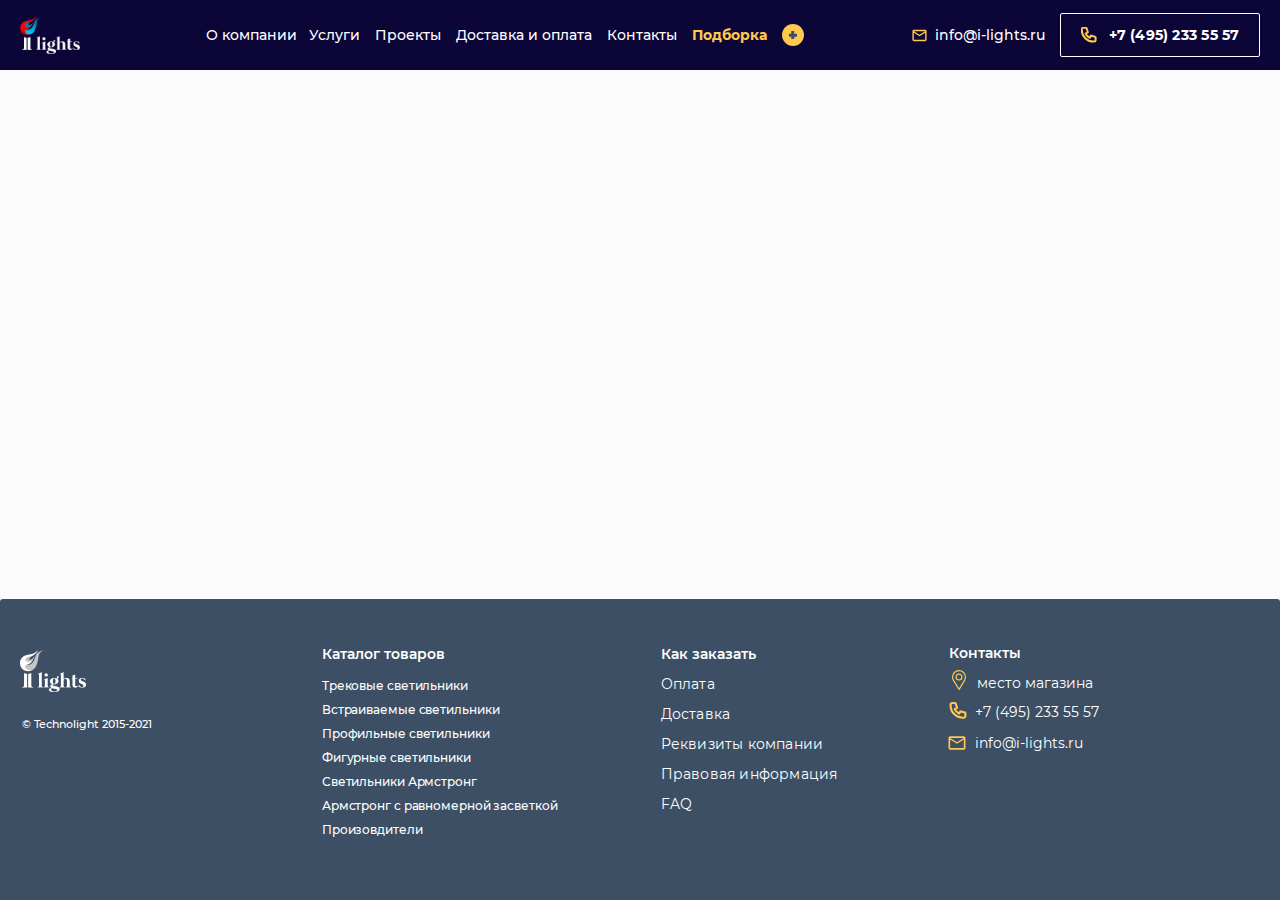
<file: services.html>
<!DOCTYPE html>
<html lang="ru">
<head>
  <meta charset="UTF-8">
  <meta name="viewport" content="width=device-width, initial-scale=1.0">
  <meta name="description" content="I-LIGHTS - Ваш надежный партнер в сфере 
  коммерческого освещения с многолетним опытом. Мы предлагаем профессиональные 
  светотехнические решения для магазинов, офисов и развлекательных объектов. 
  От проектирования до поставки, I-LIGHTS обеспечивает качественное освещение
  из лучших мировых и Российских брендов, улучшая атмосферу рабочих, торговых 
  и предназначенных для отдыха пространств." />
  <link href="/styles/styles.min.css" rel="stylesheet">
  <title>I-LIGHTS - Эффективные решения</title>
</head>
<body>
  <header class="header">
    <div class="header__inner container">
      <a class="header__logo" href="#">
        <img class="logo" src="./images/logo.webp" 
          alt="Логотип сайта I-LIGHTS - Эффективные решения" width="75" 
            height="48">
      </a>
      <nav class="header__menu">
        <ul class="header__menu-list">
          <li class="header__menu-item">
            <a class="header__menu-link header__menu-link current-link" 
              href="#">О&nbsp;компании</a>
          </li>
          <li class="header__menu-item">
            <a class="header__menu-link" href="#">Услуги</a>
          </li>
          <li class="header__menu-item">
            <a class="header__menu-link" href="#">Проекты</a>
          </li>
          <li class="header__menu-item">
            <a class="header__menu-link" href="#">Доставка и оплата</a>
          </li>
          <li class="header__menu-item">
            <a class="header__menu-link" href="#">Контакты</a>
          </li>
          <li class="header__menu-item link-icon">
            <a class="header__menu-link header__menu-link--big
              link-icon__inner" href="#">
              <span class="link-icon__inner-label 
                link-icon__inner-label--light-yellow">
                Подборка
              </span>
              <span class="link-icon__inner-icon 
                link-icon__inner-icon--hover-bg cross-button">
                <span class="cross-icon cross-icon--very-little"></span>
              </span>
            </a>
          </li>
        </ul>  
      </nav>
      <address class="header__contacts">
        <ul class="header__contacts-list">
          <li class="header__contacts-item">
            <a class="header__email link-icon" 
              href="mailto:info@i-lights.ru">
              <div class="header__email-inner link-icon__inner">
                <svg class="link-icon__inner-icon" width="15" height="13" 
                  xmlns="http://www.w3.org/2000/svg">
                  <path fill-rule="evenodd" clip-rule="evenodd" d="M14.58 2.25c0-.78-.63-1.42-1.41-1.42H1.83C1.05.83.42 1.47.42 2.25v8.5c0 .78.63 1.42 1.41 1.42h11.34c.78 0 1.41-.64 1.41-1.42v-8.5Zm-1.41 0L7.5 5.79 1.83 2.25h11.34Zm0 8.5H1.83V3.67L7.5 7.2l5.67-3.54v7.08Z"/>                
                </svg>            
                <span class="link-icon__inner-label">info@i-lights.ru</span>   
              </div>
            </a>
          </li>
          <li class="header__contacts-item">
            <a class="header__tel link-icon button button--dark-blue
             button--little" href="tel:+74952335557">
              <div class="header__tel-inner link-icon__inner">
                <svg class="link-icon__inner-icon 
                  link-icon__inner-icon--stroke" width="16" height="16" 
                    xmlns="http://www.w3.org/2000/svg">
                    <g clip-path="url(#a)"><path d="M.8 2.33A1.53 1.53 0 0 1 2.33.8h2.52a.77.77 0 0 1 .72.52l1.15 3.45a.77.77 0 0 1-.38.93l-1.73.86a8.47 8.47 0 0 0 4.23 4.23l.86-1.73a.77.77 0 0 1 .93-.38l3.45 1.15a.77.77 0 0 1 .52.72v2.52a1.53 1.53 0 0 1-1.53 1.53h-.77A11.5 11.5 0 0 1 .8 3.1v-.77Z" stroke-width="2" stroke-linecap="round" stroke-linejoin="round"/></g><defs><clipPath id="a"><path d="M0 0h16v16H0z"/></clipPath></defs>
                </svg>
                <span class="link-icon__inner-label">
                  +7 (495) 233 55 57
                </span>
              </div>
            </a>
          </li>
        </ul>
      </address>
      <button class="header__burger-button burger-button reset-button 
        visible-tablet" type="button" onclick="mobileOverlay.showModal()">
        <span class="visually-hidden">Открыть навигационное меню</span>
      </button>
    </div>
  </header>
  <main class="content">
    <h1 class="slider__slide-heading visually-hidden">
      I-LIGHTS - Эффективные решения
    </h1>
  </main>
  <footer class="footer">
    <div class="footer__inner container"> 
      <a class="footer__logo" href="#">
        <img class="logo footer__logo-image" src="./images/logo-white.webp" 
          alt="Логотип сайта I-LIGHTS - Эффективные решения" width="66" 
            height="42" loading="lazy">
      </a>
      <p class="footer__copyright">
        ©&nbsp;Technolight
        <time datetime="2015-01-01">2015</time>-<time datetime="2021-12-31">2021</time>
      </p>
      <dl class="footer__navigation">
        <div class="footer__navigation-block footer__catalog"> 
          <dt class="footer__navigation-title footer__catalog-title">
            <a class="footer__navigation-link" href="#">
              Каталог товаров
            </a>
          </dt>
          <dd class="footer__navigation-description 
            footer__catalog-description">
            <ul class="footer__navigation-list footer__catalog-list">
              <li class="footer__navigation-item">
                <a class="footer__navigation-link" href="#">
                  Трековые светильники
                </a>
              </li>
              <li class="footer__navigation-item">
                <a class="footer__navigation-link" href="#">
                  Встраиваемые светильники
                </a>
              </li>
              <li class="footer__navigation-item">
                <a class="footer__navigation-link" href="#">
                  Профильные светильники
                </a>
              </li>
              <li class="footer__navigation-item">
                <a class="footer__navigation-link" href="#">
                  Фигурные светильники
                </a>
              </li>
              <li class="footer__navigation-item">
                <a class="footer__navigation-link" href="#">
                  Светильники Армстронг
                </a>
              </li>
              <li class="footer__navigation-item">
                <a class="footer__navigation-link" href="#">
                  Армстронг с равномерной засветкой
                </a>
              </li>
              <li class="footer__navigation-item">
                <a class="footer__navigation-link" href="#">
                  Произовдители
                </a>
              </li>
            </ul>
          </dd>
        </div>
        <div class="footer__navigation-block footer__ordering"> 
          <dt class="footer__navigation-title footer__ordering-title">
            <a class="footer__navigation-link" href="#">
              Как заказать
            </a>
          </dt>
          <dd class="footer__navigation-description 
            footer__navigation-description">
            <ul class="footer__navigation-list footer__ordering-list">
              <li class="footer__navigation-item">
                <a class="footer__navigation-link" href="#">
                  Оплата
                </a>
              </li>
              <li class="footer__navigation-item">
                <a class="footer__navigation-link" href="#">
                  Доставка
                </a>
              </li>
              <li class="footer__navigation-item">
                <a class="footer__navigation-link" href="#">
                  Реквизиты компании
                </a>
              </li>
              <li class="footer__navigation-item">
                <a class="footer__navigation-link" href="#">
                  Правовая информация
                </a>
              </li>
              <li class="footer__navigation-item">
                <a class="footer__navigation-link" href="#">
                  FAQ
                </a>
              </li>
            </ul>
          </dd>
        </div>
        <div class="footer__navigation-block footer__contacts"> 
          <dt class="footer__navigation-title footer__contacts-title">
            <a class="footer__navigation-link" href="#">
              Контакты
            </a>
          </dt>
          <dd class="footer__navigation-description 
            footer__contacts-description">
            <address class="footer__address">
              <ul class="footer__navigation-list footer__contacts-list">
                <li class="footer__navigation-item">
                  <a class="footer__address-link footer__address-link--place
                    link-icon" href="#">
                    <div class="link-icon__inner"> 
                      <svg class="footer__address-icon footer__address-icon--place
                         link-icon__inner-icon  
                          link-icon__inner-icon--light-orange" width="20" 
                            height="20" xmlns="http://www.w3.org/2000/svg">
                          <path d="M10 0a7.04 7.04 0 0 0-7.031 7.031c0 1.31.363 2.589 1.05 3.698l5.58 8.994a.586.586 0 0 0 .499.277h.004a.586.586 0 0 0 .498-.285l5.44-9.081a7.023 7.023 0 0 0 .991-3.603A7.04 7.04 0 0 0 10 0Zm5.034 10.032-4.945 8.256-5.075-8.177a5.852 5.852 0 0 1-.881-3.08A5.88 5.88 0 0 1 10 1.164c3.23 0 5.863 2.636 5.863 5.867 0 1.06-.29 2.097-.83 3.001Z" fill="#F3A800"/><path d="M10 3.516A3.52 3.52 0 0 0 6.484 7.03 3.511 3.511 0 0 0 10 10.547a3.509 3.509 0 0 0 3.516-3.516A3.52 3.52 0 0 0 10 3.516Zm0 5.867A2.353 2.353 0 0 1 7.648 7.03 2.36 2.36 0 0 1 10 4.68a2.357 2.357 0 0 1 2.348 2.351A2.349 2.349 0 0 1 10 9.383Z"/>
                      </svg>
                      <span class="link-icon__inner-label">
                        Место магазина 
                      </span>
                    </div>
                  </a>
                </li>
                <li class="footer__navigation-item">
                  <a class="footer__address-link footer__address-link--tel 
                    link-icon" href="tel:+74952335557">
                    <div class="link-icon__inner"> 
                      <svg class="link-icon__inner-icon footer__address-icon
                        footer__address-icon--tel link-icon__inner-icon--stroke 
                        link-icon__inner-icon--light-orange" width="18" height="18" viewBox="0 0 16 17" xmlns="http://www.w3.org/2000/svg">
                        <path d="M1 3.43975C1 3.03091 1.16389 2.6388 1.45561 2.34971C1.74733 2.0606 2.143 1.89819 2.55556 1.89819H5.10667C5.26984 1.89831 5.42884 1.94929 5.56117 2.04391C5.69349 2.13852 5.79244 2.27199 5.844 2.42541L7.00911 5.88852C7.06814 6.06452 7.06116 6.25571 6.98944 6.42702C6.91773 6.59833 6.78608 6.73827 6.61867 6.82116L4.86322 7.69214C5.72369 9.57942 7.24902 11.091 9.15344 11.9438L10.0323 10.2041C10.116 10.0382 10.2572 9.90773 10.4301 9.83663C10.6029 9.76561 10.7959 9.75869 10.9734 9.81716L14.468 10.9718C14.6229 11.023 14.7577 11.1211 14.8532 11.2524C14.9487 11.3837 15 11.5414 15 11.7033V14.2306C15 14.6395 14.8361 15.0316 14.5444 15.3207C14.2527 15.6098 13.857 15.7722 13.4444 15.7722H12.6667C6.22356 15.7722 1 10.5956 1 4.21053V3.43975Z" stroke="#F3A800" stroke-width="2" stroke-linecap="round" stroke-linejoin="round" />
                      </svg> 
                      <span class="link-icon__inner-label">
                        +7 (495) 233 55 57
                      </span>
                    </div>
                  </a>
                </li>
                <li class="footer__navigation-item">
                  <a class="footer__address-link footer__address-link--mail
                    link-icon" href="mailto:info@i-lights.ru">
                    <div class="link-icon__inner">
                      <svg class="link-icon__inner-icon footer__address-icon
                        footer__address-icon--mail" viewBox="0 0 15 13" 
                          width="18" height="16" 
                            xmlns="http://www.w3.org/2000/svg">
                        <path fill-rule="evenodd" clip-rule="evenodd" d="M14.58 2.25c0-.78-.63-1.42-1.41-1.42H1.83C1.05.83.42 1.47.42 2.25v8.5c0 .78.63 1.42 1.41 1.42h11.34c.78 0 1.41-.64 1.41-1.42v-8.5Zm-1.41 0L7.5 5.79 1.83 2.25h11.34Zm0 8.5H1.83V3.67L7.5 7.2l5.67-3.54v7.08Z"/>
                      </svg> 
                      <span class="link-icon__inner-label">
                        info@i-lights.ru
                      </span> 
                    </div>
                  </a>
                </li>
              </ul>
            </address>
          </dd>
        </div>
      </dl>
    </div>
  </footer>
  <dialog class="mobile-overlay visible-tablet" id="mobileOverlay">
    <form class="mobile-overlay__close-button-wrapper" method="dialog">
      <button class="mobile-overlay__close-button cross-button 
        cross-button--rotated reset-button" aria-label="Закрыть навигационное
         меню" type="submit">
        <span class="cross-icon cross-icon--big"></span>
      </button>
    </form>
    <div class="mobile-overlay__body">
      <ul class="mobile-overlay__list">
        <li class="mobile-overlay__item">
          <a class="mobile-overlay__link current-link" href="#">
            О&nbsp;компании
          </a>
        </li>
        <li class="mobile-overlay__item">
          <a class="mobile-overlay__link" href="#">Услуги</a>
        </li>
        <li class="mobile-overlay__item">
          <a class="mobile-overlay__link" href="#">Проекты</a>
        </li>
        <li class="mobile-overlay__item">
          <a class="mobile-overlay__link" href="#">Доставка и оплата</a>
        </li>
        <li class="mobile-overlay__item">
          <a class="mobile-overlay__link" href="#">Контакты</a>
        </li>
        <li class="mobile-overlay__item mobile-overlay__item--relative-left 
          link-icon">
          <a class="mobile-overlay__link link-icon__inner 
            mobile-overlay__link--big" href="#">
            <span class="link-icon__inner-label  
            link-icon__inner-label--light-yellow">
              Подборка
            </span>
            <span class="mobile-overlay__link-icon link-icon__inner-icon 
              link-icon__inner-icon--hover-bg cross-button">
              <span class="cross-icon cross-icon--very-little"></span>
            </span>
          </a>
        </li>
      </ul>
      <address class="mobile-overlay__contacts visible-mobile">
        <ul class="mobile-overlay__contacts-list">
          <li class="mobile-overlay__contacts-item">
            <a class="mobile-overlay__email link-icon" 
            href="mailto:info@i-lights.ru">
            <div class="mobile-overlay__email-inner link-icon__inner">
              <svg class="link-icon__inner-icon" width="15" height="13" 
                xmlns="http://www.w3.org/2000/svg">
                <path fill-rule="evenodd" clip-rule="evenodd" d="M14.58 2.25c0-.78-.63-1.42-1.41-1.42H1.83C1.05.83.42 1.47.42 2.25v8.5c0 .78.63 1.42 1.41 1.42h11.34c.78 0 1.41-.64 1.41-1.42v-8.5Zm-1.41 0L7.5 5.79 1.83 2.25h11.34Zm0 8.5H1.83V3.67L7.5 7.2l5.67-3.54v7.08Z"/>              
              </svg>            
              <span class="link-icon__inner-label">info@i-lights.ru</span>   
            </div>
            </a>
          </li>
          <li class="mobile-overlay__contacts-item">
            <a class="mobile-overlay__tel link-icon button button--little
            button--little-pd button--dark-blue" href="tel:+74952335557">
              <div class="mobile-overlay__tel-inner link-icon__inner">
                <svg class="link-icon__inner-icon 
                  link-icon__inner-icon--stroke" width="16" height="16" 
                    xmlns="http://www.w3.org/2000/svg">
                    <g clip-path="url(#a)"><path d="M.8 2.33A1.53 1.53 0 0 1 2.33.8h2.52a.77.77 0 0 1 .72.52l1.15 3.45a.77.77 0 0 1-.38.93l-1.73.86a8.47 8.47 0 0 0 4.23 4.23l.86-1.73a.77.77 0 0 1 .93-.38l3.45 1.15a.77.77 0 0 1 .52.72v2.52a1.53 1.53 0 0 1-1.53 1.53h-.77A11.5 11.5 0 0 1 .8 3.1v-.77Z" stroke-width="2" stroke-linecap="round" stroke-linejoin="round"/></g><defs><clipPath id="a"><path d="M0 0h16v16H0z"/></clipPath></defs>
                </svg>
                <span class="link-icon__inner-label">
                  +7 (495) 233 55 57
                </span>
              </div>
            </a>
          </li>
        </ul>
      </address>
    </div>
  </dialog> 
</body>
</html>
</file>
